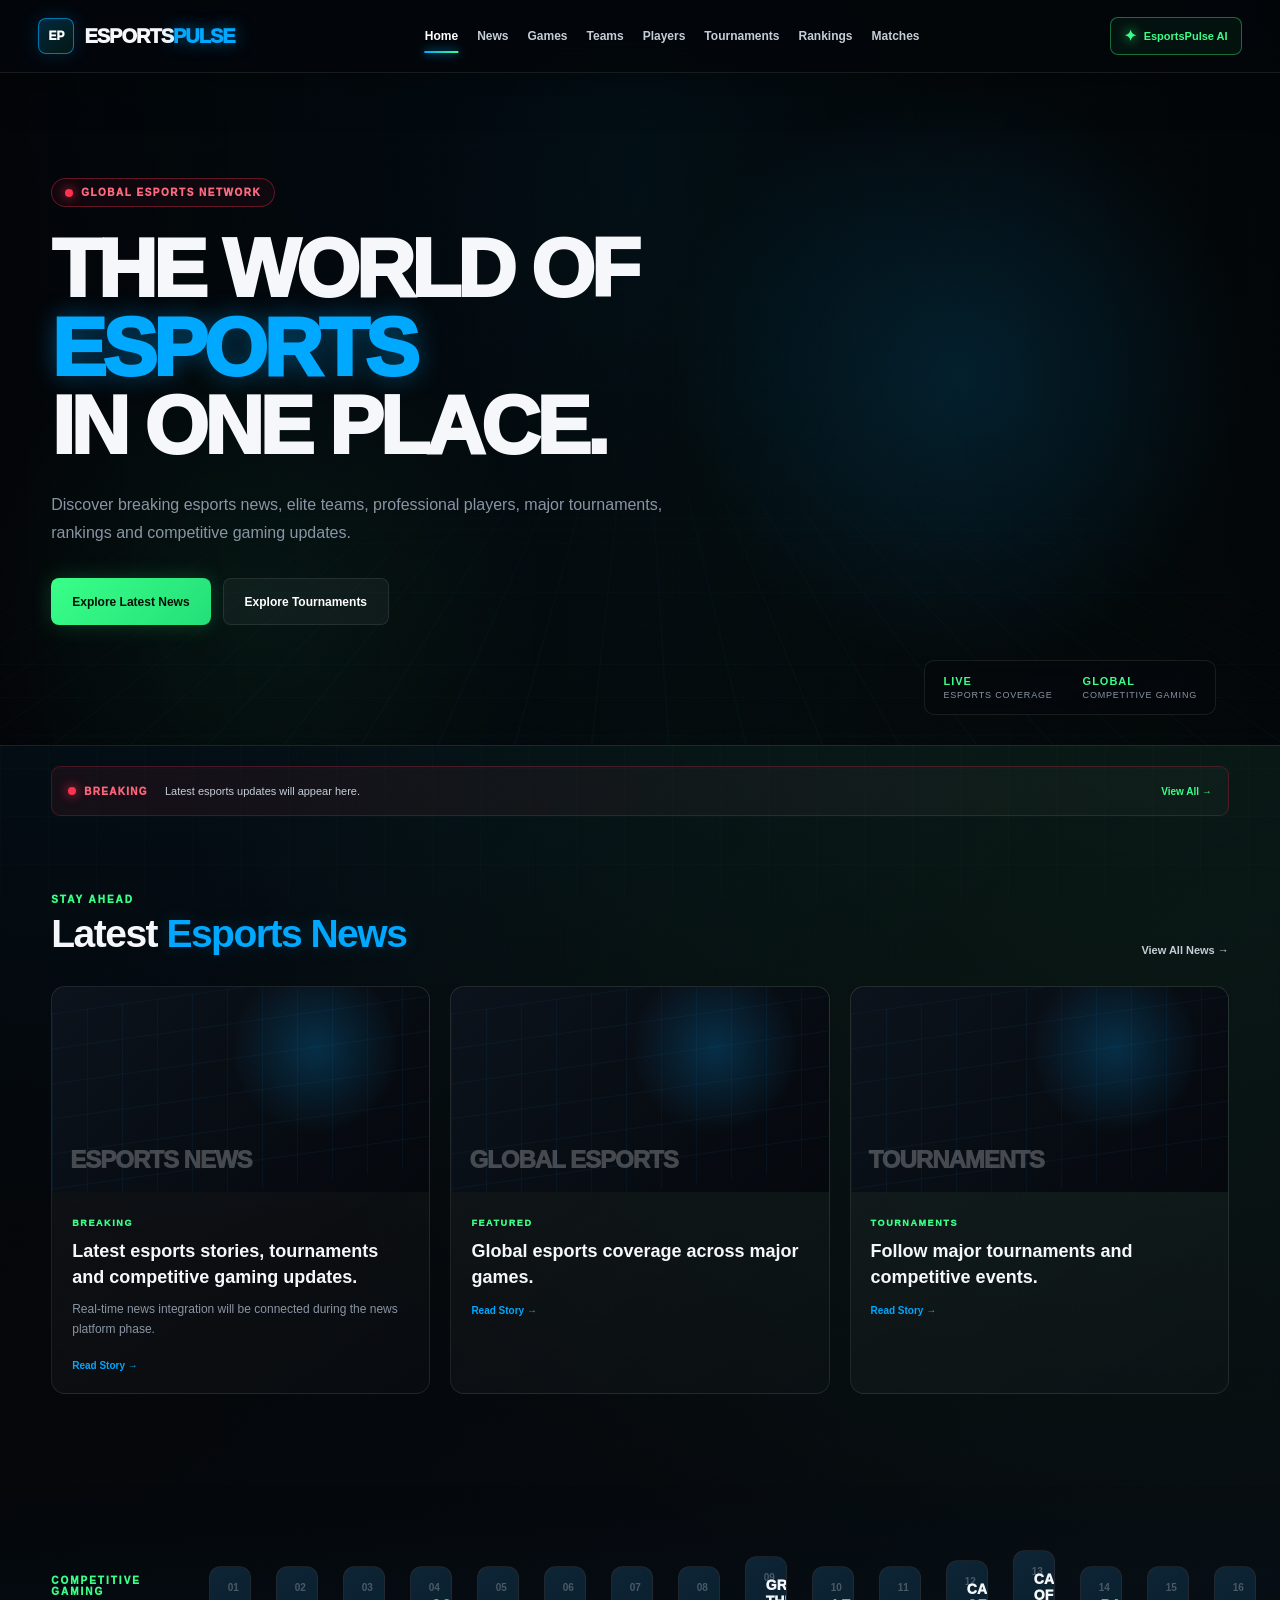
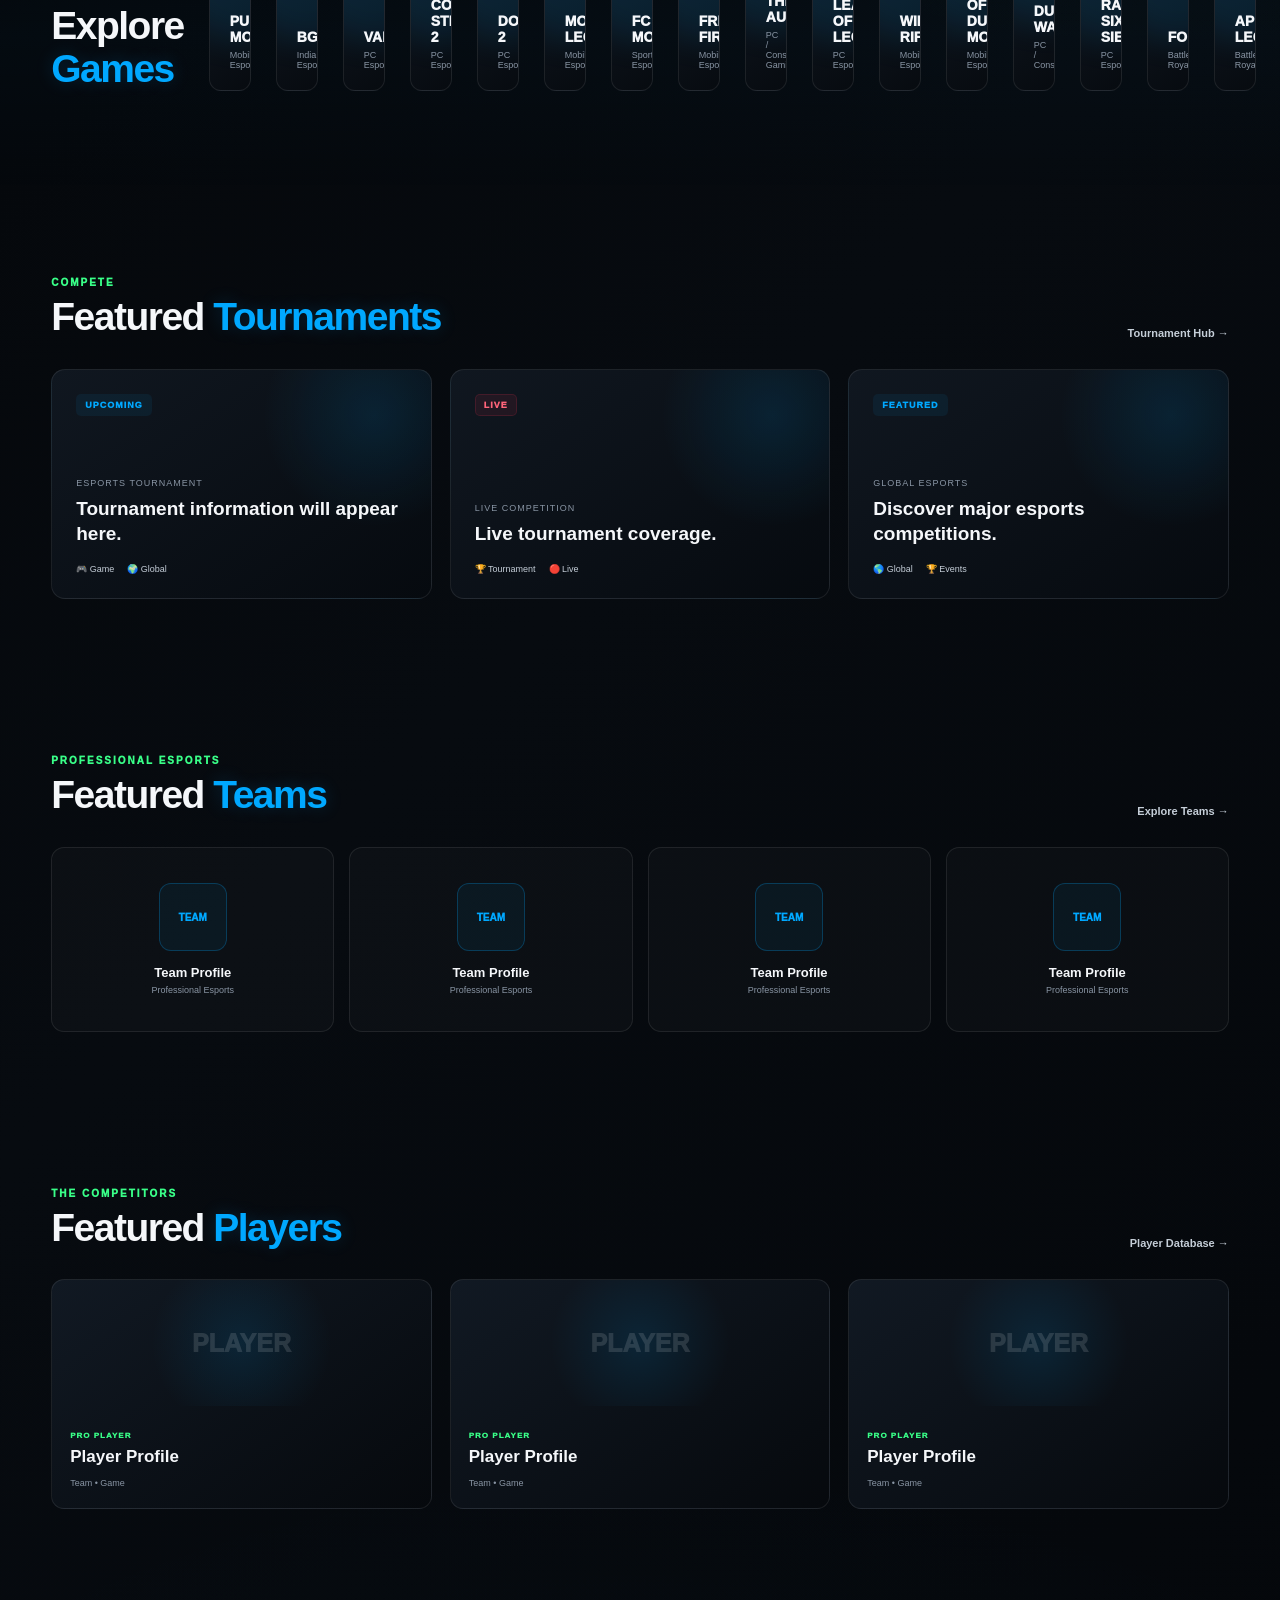
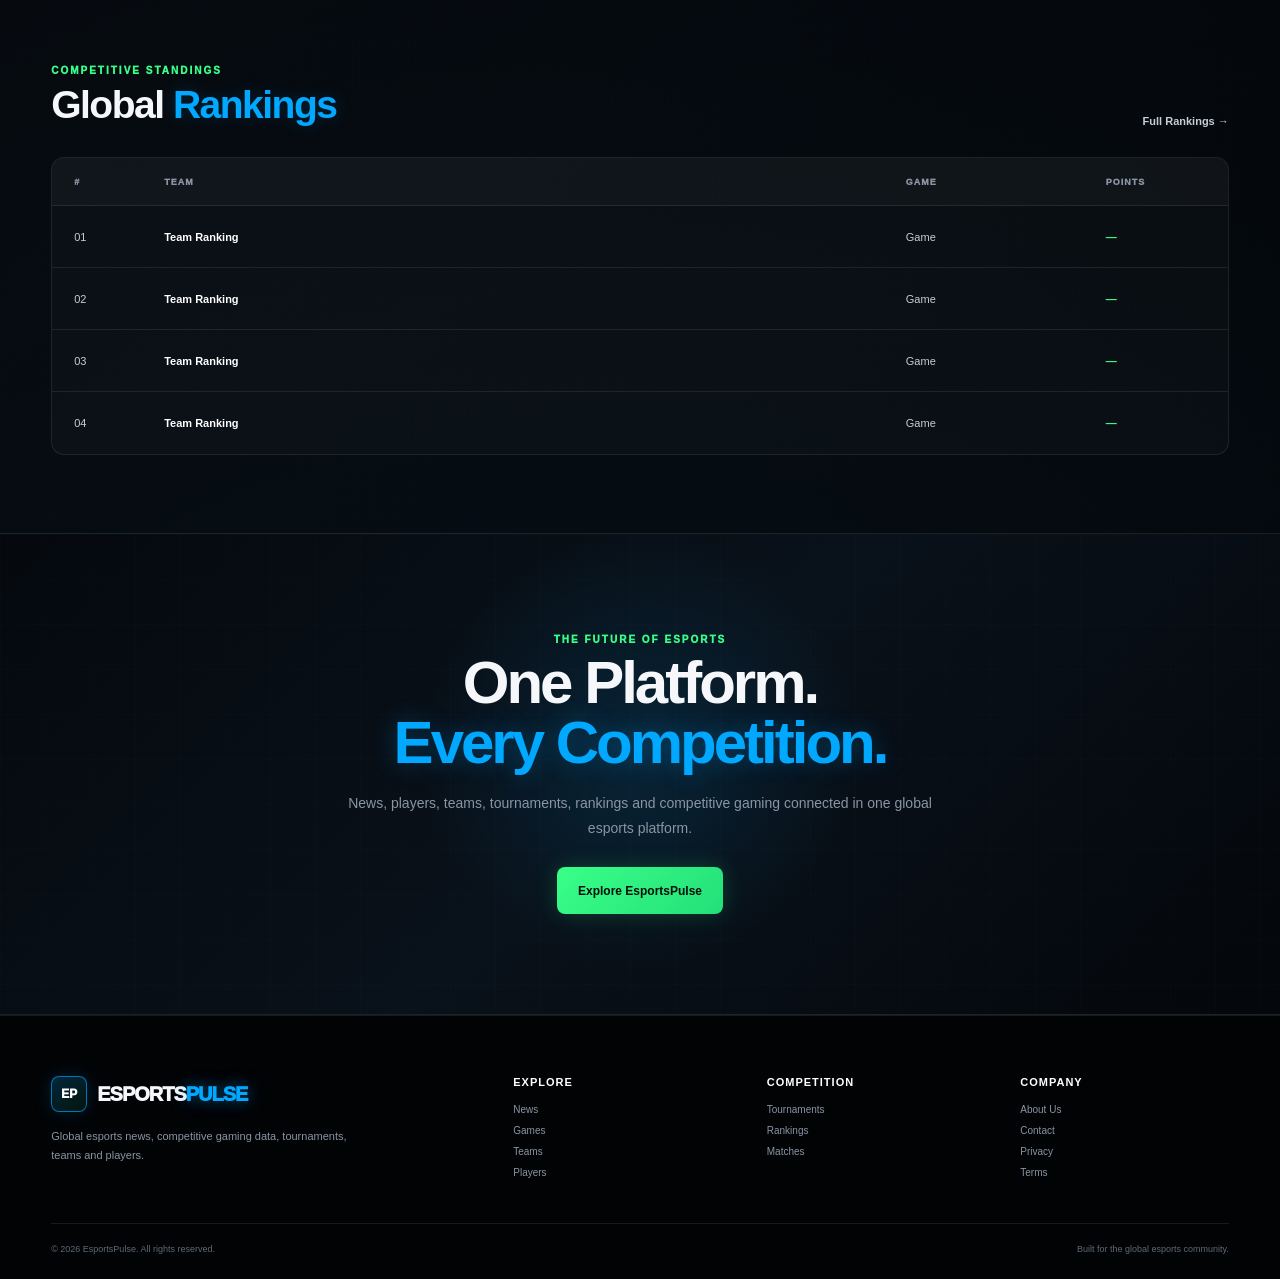
<file: index.html>
<!DOCTYPE html>
<html lang="en">
<head>
    <meta charset="UTF-8">

    <meta
        name="viewport"
        content="width=device-width, initial-scale=1.0"
    >

    <title>EsportsPulse — Global Esports News & Gaming</title>

    <meta
        name="description"
        content="EsportsPulse — Global esports news, games, teams, players, tournaments, rankings and matches."
    >

    <meta
        name="theme-color"
        content="#05070a"
    >

    <link rel="stylesheet" href="css/style.css">
</head>

<body>
<div class="ep-intro">

    <div class="ep-grid"></div>

    <div class="ep-scanline"></div>

    <div class="ep-energy ep-energy-blue"></div>
    <div class="ep-energy ep-energy-green"></div>

    <div class="ep-particles">
        <span></span>
        <span></span>
        <span></span>
        <span></span>
        <span></span>
        <span></span>
        <span></span>
        <span></span>
    </div>

    <div class="ep-intro-content">

        <div class="ep-status">
            <i></i>
            GLOBAL ESPORTS NETWORK
        </div>

        <div class="ep-logo">
            <span>ESPORTS</span>
            <strong>PULSE</strong>
        </div>

        <div class="ep-line"></div>

        <p class="ep-tagline">
            NEWS
            <b>•</b>
            TOURNAMENTS
            <b>•</b>
            TEAMS
            <b>•</b>
            PLAYERS
        </p>

        <div class="ep-loading">
            <div></div>
        </div>

    </div>

    <div class="ep-corner ep-corner-tl"></div>
    <div class="ep-corner ep-corner-tr"></div>
    <div class="ep-corner ep-corner-bl"></div>
    <div class="ep-corner ep-corner-br"></div>

</div>
    <!-- ================= HEADER ================= -->

    <header class="site-header">

        <div class="header-container">

            <!-- LOGO -->

            <a href="index.html" class="brand">
                <span class="brand-mark">EP</span>

                <span class="brand-text">
                    ESPORTS<span>PULSE</span>
                </span>
            </a>


            <!-- NAVIGATION -->

            <nav class="main-nav" aria-label="Main navigation">

                <a href="index.html" class="active">
                    Home
                </a>

                <a href="pages/news.html">
                    News
                </a>

                <a href="pages/games.html">
                    Games
                </a>

                <a href="pages/teams.html">
                    Teams
                </a>

                <a href="pages/players.html">
                    Players
                </a>

                <a href="pages/tournaments.html">
                    Tournaments
                </a>

                <a href="pages/rankings.html">
                    Rankings
                </a>

                <a href="pages/matches.html">
                    Matches
                </a>

            </nav>


            <!-- AI BUTTON -->

            <a href="#" class="ai-button">
                <span class="ai-icon">✦</span>
                <span>EsportsPulse AI</span>
            </a>


            <!-- MOBILE MENU -->

            <button
                class="menu-toggle"
                type="button"
                aria-label="Open navigation"
                aria-expanded="false"
            >
                <span></span>
                <span></span>
                <span></span>
            </button>

        </div>

    </header>


    <!-- ================= HERO ================= -->

    <main>

        <section class="hero">

            <div class="hero-background"></div>

            <div class="hero-grid"></div>

            <div class="hero-content">

                <div class="hero-badge">
                    <span class="live-dot"></span>
                    GLOBAL ESPORTS NETWORK
                </div>

                <h1>
                    THE WORLD OF
                    <span>ESPORTS</span>
                    <br>
                    IN ONE PLACE.
                </h1>

                <p>
                    Discover breaking esports news, elite teams,
                    professional players, major tournaments,
                    rankings and competitive gaming updates.
                </p>

                <div class="hero-actions">

                    <a href="pages/news.html" class="primary-button">
                        Explore Latest News
                    </a>

                    <a
                        href="pages/tournaments.html"
                        class="secondary-button"
                    >
                        Explore Tournaments
                    </a>

                </div>

            </div>

            <div class="hero-status">

                <div>
                    <strong>LIVE</strong>
                    <span>ESPORTS COVERAGE</span>
                </div>

                <div>
                    <strong>GLOBAL</strong>
                    <span>COMPETITIVE GAMING</span>
                </div>

            </div>

        </section>


        <!-- ================= BREAKING NEWS ================= -->

        <section class="breaking-section">

            <div class="container">

                <div class="breaking-bar">

                    <div class="breaking-label">
                        <span class="live-dot"></span>
                        BREAKING
                    </div>

                    <div class="breaking-content">
                        Latest esports updates will appear here.
                    </div>

                    <a href="pages/news.html">
                        View All →
                    </a>

                </div>

            </div>

        </section>


        <!-- ================= LATEST NEWS ================= -->

        <section class="section news-section">

            <div class="container">

                <div class="section-heading">

                    <div>
                        <span class="eyebrow">
                            STAY AHEAD
                        </span>

                        <h2>
                            Latest <span>Esports News</span>
                        </h2>
                    </div>

                    <a
                        href="pages/news.html"
                        class="view-all"
                    >
                        View All News →
                    </a>

                </div>


                <div class="news-grid">

                    <article class="news-card featured-news">

                        <div class="news-placeholder">
                            <span>ESPORTS NEWS</span>
                        </div>

                        <div class="news-card-content">

                            <span class="news-category">
                                BREAKING
                            </span>

                            <h3>
                                Latest esports stories,
                                tournaments and competitive
                                gaming updates.
                            </h3>

                            <p>
                                Real-time news integration will
                                be connected during the news
                                platform phase.
                            </p>

                            <span class="read-more">
                                Read Story →
                            </span>

                        </div>

                    </article>


                    <article class="news-card">

                        <div class="news-placeholder">
                            <span>GLOBAL ESPORTS</span>
                        </div>

                        <div class="news-card-content">

                            <span class="news-category">
                                FEATURED
                            </span>

                            <h3>
                                Global esports coverage
                                across major games.
                            </h3>

                            <span class="read-more">
                                Read Story →
                            </span>

                        </div>

                    </article>


                    <article class="news-card">

                        <div class="news-placeholder">
                            <span>TOURNAMENTS</span>
                        </div>

                        <div class="news-card-content">

                            <span class="news-category">
                                TOURNAMENTS
                            </span>

                            <h3>
                                Follow major tournaments
                                and competitive events.
                            </h3>

                            <span class="read-more">
                                Read Story →
                            </span>

                        </div>

                    </article>

                </div>

            </div>

        </section>


        <!-- ================= GAMES ================= -->

        <section class="section games-section">

            <div class="container">

                <div class="section-heading">

                    <div>
                        <span class="eyebrow">
                            COMPETITIVE GAMING
                        </span>

                        <h2>
                            Explore <span>Games</span>
                        </h2>
                    </div>
                    <a href="pages/games/pubg-mobile.html" class="game-card pubg-game-card">

                    <img
                      src="assets/pubg-mobile-hp.png"
                      alt="PUBG MOBILE"
                      class="pubg-home-logo">

                     <span>01</span>
                     <strong>PUBG MOBILE</strong>

                     <small>Mobile Esports</small>

                    </a>
                    
                    </a>

                    <a href="#" class="game-card">
                        <span>02</span>
                        <strong>BGMI</strong>
                        <small>India Esports</small>
                    </a>

                    <a href="#" class="game-card">
                        <span>03</span>
                        <strong>VALORANT</strong>
                        <small>PC Esports</small>
                    </a>

                    <a href="#" class="game-card">
                        <span>04</span>
                        <strong>COUNTER-STRIKE 2</strong>
                        <small>PC Esports</small>
                    </a>

                    <a href="#" class="game-card">
                        <span>05</span>
                        <strong>DOTA 2</strong>
                        <small>PC Esports</small>
                    </a>

                    <a href="#" class="game-card">
                        <span>06</span>
                        <strong>MOBILE LEGENDS</strong>
                        <small>Mobile Esports</small>
                    </a>

                    <a href="#" class="game-card">
                        <span>07</span>
                        <strong>FC MOBILE</strong>
                        <small>Sports Esports</small>
                    </a>

                    <a href="#" class="game-card">
                        <span>08</span>
                        <strong>FREE FIRE</strong>
                        <small>Mobile Esports</small>
                    </a>
                    
                    <a href="#" class="game-card">
                       <span>09</span>
                       <strong>GRAND THEFT AUTO</strong>
                       <small>PC / Console Gaming</small>
                     </a>

                   <a href="#" class="game-card">
                       <span>10</span>
                       <strong>LEAGUE OF LEGENDS</strong>
                       <small>PC Esports</small>
                     </a>

                   <a href="#" class="game-card">
                       <span>11</span>
                       <strong>WILD RIFT</strong>
                       <small>Mobile Esports</small>
                     </a>

                   <a href="#" class="game-card">
                       <span>12</span>
                       <strong>CALL OF DUTY: MOBILE</strong>
                       <small>Mobile Esports</small>
                     </a>

                   <a href="#" class="game-card">
                       <span>13</span>
                       <strong>CALL OF DUTY: WARZONE</strong>
                       <small>PC / Console</small>
                     </a>

                   <a href="#" class="game-card">
                      <span>14</span>
                      <strong>RAINBOW SIX SIEGE</strong>
                      <small>PC Esports</small>
                    </a>

                   <a href="#" class="game-card">
                      <span>15</span>
                      <strong>FORTNITE</strong>
                     <small>Battle Royale</small>
                    </a>

                  <a href="#" class="game-card">
                     <span>16</span>
                     <strong>APEX LEGENDS</strong>
                     <small>Battle Royale</small>
                    </a>

                   <a href="#" class="game-card">
                      <span>17</span>
                      <strong>ROCKET LEAGUE</strong>
                      <small>Sports Esports</small>
                    </a>

                   <a href="#" class="game-card">
                       <span>18</span>
                       <strong>CHESS</strong>
                       <small>Competitive Gaming</small>
                    </a>

                   <a href="#" class="game-card">
                      <span>19</span>
                      <strong>EA SPORTS FC</strong>
                      <small>Football Esports</small>
                    </a>
                    
                </div>

            </div>

        </section>


        <!-- ================= TOURNAMENTS ================= -->

        <section class="section tournaments-section">

            <div class="container">

                <div class="section-heading">

                    <div>
                        <span class="eyebrow">
                            COMPETE
                        </span>

                        <h2>
                            Featured <span>Tournaments</span>
                        </h2>
                    </div>

                    <a
                        href="pages/tournaments.html"
                        class="view-all"
                    >
                        Tournament Hub →
                    </a>

                </div>


                <div class="tournament-grid">

                    <article class="tournament-card">

                        <div class="tournament-status">
                            UPCOMING
                        </div>

                        <div class="tournament-info">

                            <small>
                                ESPORTS TOURNAMENT
                            </small>

                            <h3>
                                Tournament information
                                will appear here.
                            </h3>

                            <div class="tournament-meta">
                                <span>🎮 Game</span>
                                <span>🌍 Global</span>
                            </div>

                        </div>

                    </article>


                    <article class="tournament-card">

                        <div class="tournament-status live">
                            LIVE
                        </div>

                        <div class="tournament-info">

                            <small>
                                LIVE COMPETITION
                            </small>

                            <h3>
                                Live tournament
                                coverage.
                            </h3>

                            <div class="tournament-meta">
                                <span>🏆 Tournament</span>
                                <span>🔴 Live</span>
                            </div>

                        </div>

                    </article>


                    <article class="tournament-card">

                        <div class="tournament-status">
                            FEATURED
                        </div>

                        <div class="tournament-info">

                            <small>
                                GLOBAL ESPORTS
                            </small>

                            <h3>
                                Discover major esports
                                competitions.
                            </h3>

                            <div class="tournament-meta">
                                <span>🌎 Global</span>
                                <span>🏆 Events</span>
                            </div>

                        </div>

                    </article>

                </div>

            </div>

        </section>


        <!-- ================= TEAMS ================= -->

        <section class="section teams-section">

            <div class="container">

                <div class="section-heading">

                    <div>
                        <span class="eyebrow">
                            PROFESSIONAL ESPORTS
                        </span>

                        <h2>
                            Featured <span>Teams</span>
                        </h2>
                    </div>

                    <a
                        href="pages/teams.html"
                        class="view-all"
                    >
                        Explore Teams →
                    </a>

                </div>


                <div class="teams-grid">

                    <a href="#" class="team-card">
                        <div class="team-logo">TEAM</div>
                        <strong>Team Profile</strong>
                        <span>Professional Esports</span>
                    </a>

                    <a href="#" class="team-card">
                        <div class="team-logo">TEAM</div>
                        <strong>Team Profile</strong>
                        <span>Professional Esports</span>
                    </a>

                    <a href="#" class="team-card">
                        <div class="team-logo">TEAM</div>
                        <strong>Team Profile</strong>
                        <span>Professional Esports</span>
                    </a>

                    <a href="#" class="team-card">
                        <div class="team-logo">TEAM</div>
                        <strong>Team Profile</strong>
                        <span>Professional Esports</span>
                    </a>

                </div>

            </div>

        </section>


        <!-- ================= PLAYERS ================= -->

        <section class="section players-section">

            <div class="container">

                <div class="section-heading">

                    <div>
                        <span class="eyebrow">
                            THE COMPETITORS
                        </span>

                        <h2>
                            Featured <span>Players</span>
                        </h2>
                    </div>

                    <a
                        href="pages/players.html"
                        class="view-all"
                    >
                        Player Database →
                    </a>

                </div>


                <div class="players-grid">

                    <article class="player-card">
                        <div class="player-image">
                            PLAYER
                        </div>

                        <div>
                            <span>PRO PLAYER</span>
                            <h3>Player Profile</h3>
                            <small>Team • Game</small>
                        </div>
                    </article>


                    <article class="player-card">
                        <div class="player-image">
                            PLAYER
                        </div>

                        <div>
                            <span>PRO PLAYER</span>
                            <h3>Player Profile</h3>
                            <small>Team • Game</small>
                        </div>
                    </article>


                    <article class="player-card">
                        <div class="player-image">
                            PLAYER
                        </div>

                        <div>
                            <span>PRO PLAYER</span>
                            <h3>Player Profile</h3>
                            <small>Team • Game</small>
                        </div>
                    </article>

                </div>

            </div>

        </section>


        <!-- ================= RANKINGS ================= -->

        <section class="section rankings-section">

            <div class="container">

                <div class="section-heading">

                    <div>
                        <span class="eyebrow">
                            COMPETITIVE STANDINGS
                        </span>

                        <h2>
                            Global <span>Rankings</span>
                        </h2>
                    </div>

                    <a
                        href="pages/rankings.html"
                        class="view-all"
                    >
                        Full Rankings →
                    </a>

                </div>


                <div class="ranking-table">

                    <div class="ranking-row ranking-header">
                        <span>#</span>
                        <span>TEAM</span>
                        <span>GAME</span>
                        <span>POINTS</span>
                    </div>

                    <div class="ranking-row">
                        <span>01</span>
                        <strong>Team Ranking</strong>
                        <span>Game</span>
                        <b>—</b>
                    </div>

                    <div class="ranking-row">
                        <span>02</span>
                        <strong>Team Ranking</strong>
                        <span>Game</span>
                        <b>—</b>
                    </div>

                    <div class="ranking-row">
                        <span>03</span>
                        <strong>Team Ranking</strong>
                        <span>Game</span>
                        <b>—</b>
                    </div>

                    <div class="ranking-row">
                        <span>04</span>
                        <strong>Team Ranking</strong>
                        <span>Game</span>
                        <b>—</b>
                    </div>

                </div>

            </div>

        </section>


       <!--================= CTA =================-->

<section class="platform-cta">

<div class="container">

<div class="cta-content">

<span class="eyebrow">

THE FUTURE OF ESPORTS

</span>

<h2>

One Platform.

<span>Every Competition.</span>

</h2>

<p>

News, players, teams, tournaments, rankings and competitive gaming connected in one global esports platform.

</p>
<a
    href="pages/tournaments.html"
    class="primary-button"
>
    Explore EsportsPulse
</a>
    
</div>

</div>

</section>
    </main>
   <!-- ================= FOOTER ================= -->

    <footer class="site-footer">

        <div class="container">

            <div class="footer-grid">

                <div class="footer-brand">

                    <a href="index.html" class="brand">

                        <span class="brand-mark">
                            EP
                        </span>

                        <span class="brand-text">
                            ESPORTS<span>PULSE</span>
                        </span>

                    </a>

                    <p>
                        Global esports news, competitive
                        gaming data, tournaments, teams
                        and players.
                    </p>

                </div>


                <div class="footer-column">

                    <h4>Explore</h4>

                    <a href="pages/news.html">
                        News
                    </a>

                    <a href="pages/games.html">
                        Games
                    </a>

                    <a href="pages/teams.html">
                        Teams
                    </a>

                    <a href="pages/players.html">
                        Players
                    </a>

                </div>


                <div class="footer-column">

                    <h4>Competition</h4>

                    <a href="pages/tournaments.html">
                        Tournaments
                    </a>

                    <a href="pages/rankings.html">
                        Rankings
                    </a>

                    <a href="pages/matches.html">
                        Matches
                    </a>

                </div>


                <div class="footer-column">

                    <h4>Company</h4>

                    <a href="#">
                        About Us
                    </a>

                    <a href="#">
                        Contact
                    </a>

                    <a href="#">
                        Privacy
                    </a>

                    <a href="#">
                        Terms
                    </a>

                </div>

            </div>


            <div class="footer-bottom">

                <span>
                    © 2026 EsportsPulse. All rights reserved.
                </span>

                <span>
                    Built for the global esports community.
                </span>

            </div>

        </div>

    </footer>


    <script src="js/main.js"></script>
</body>
</html>
</file>
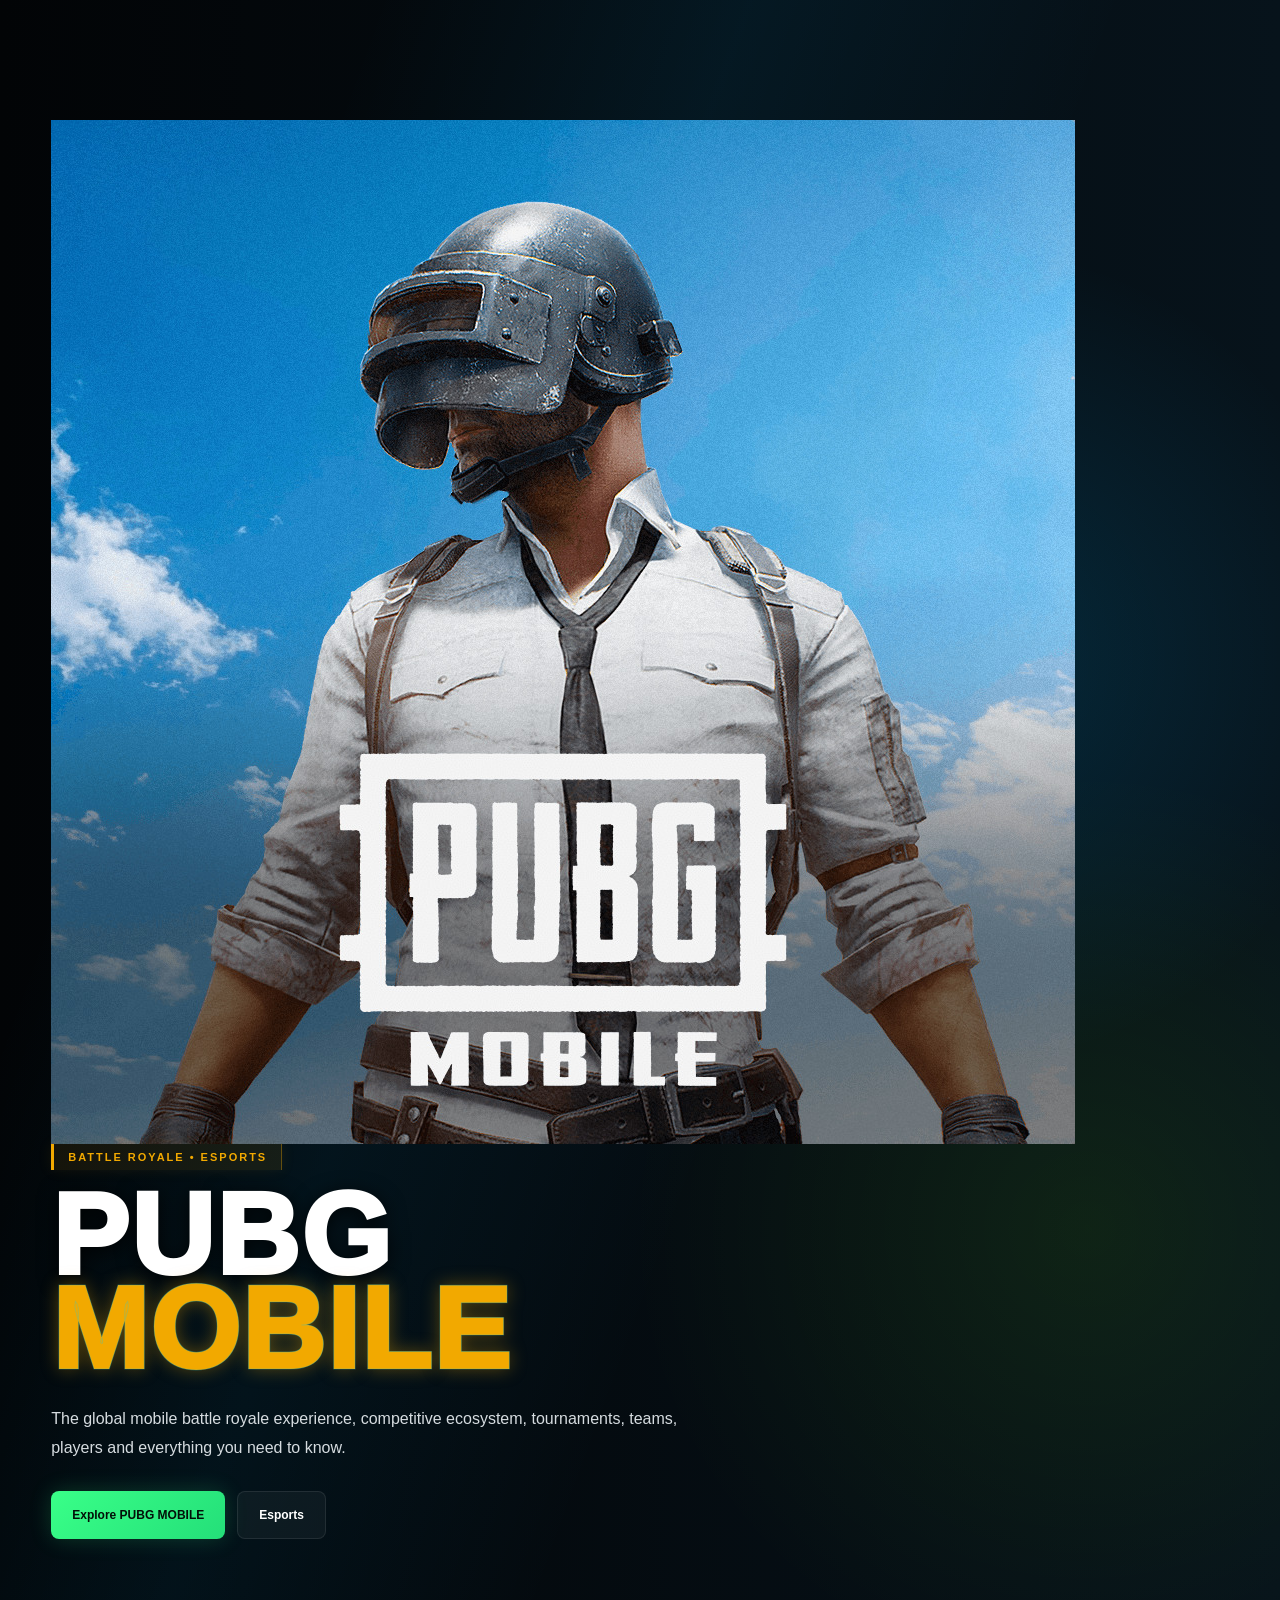
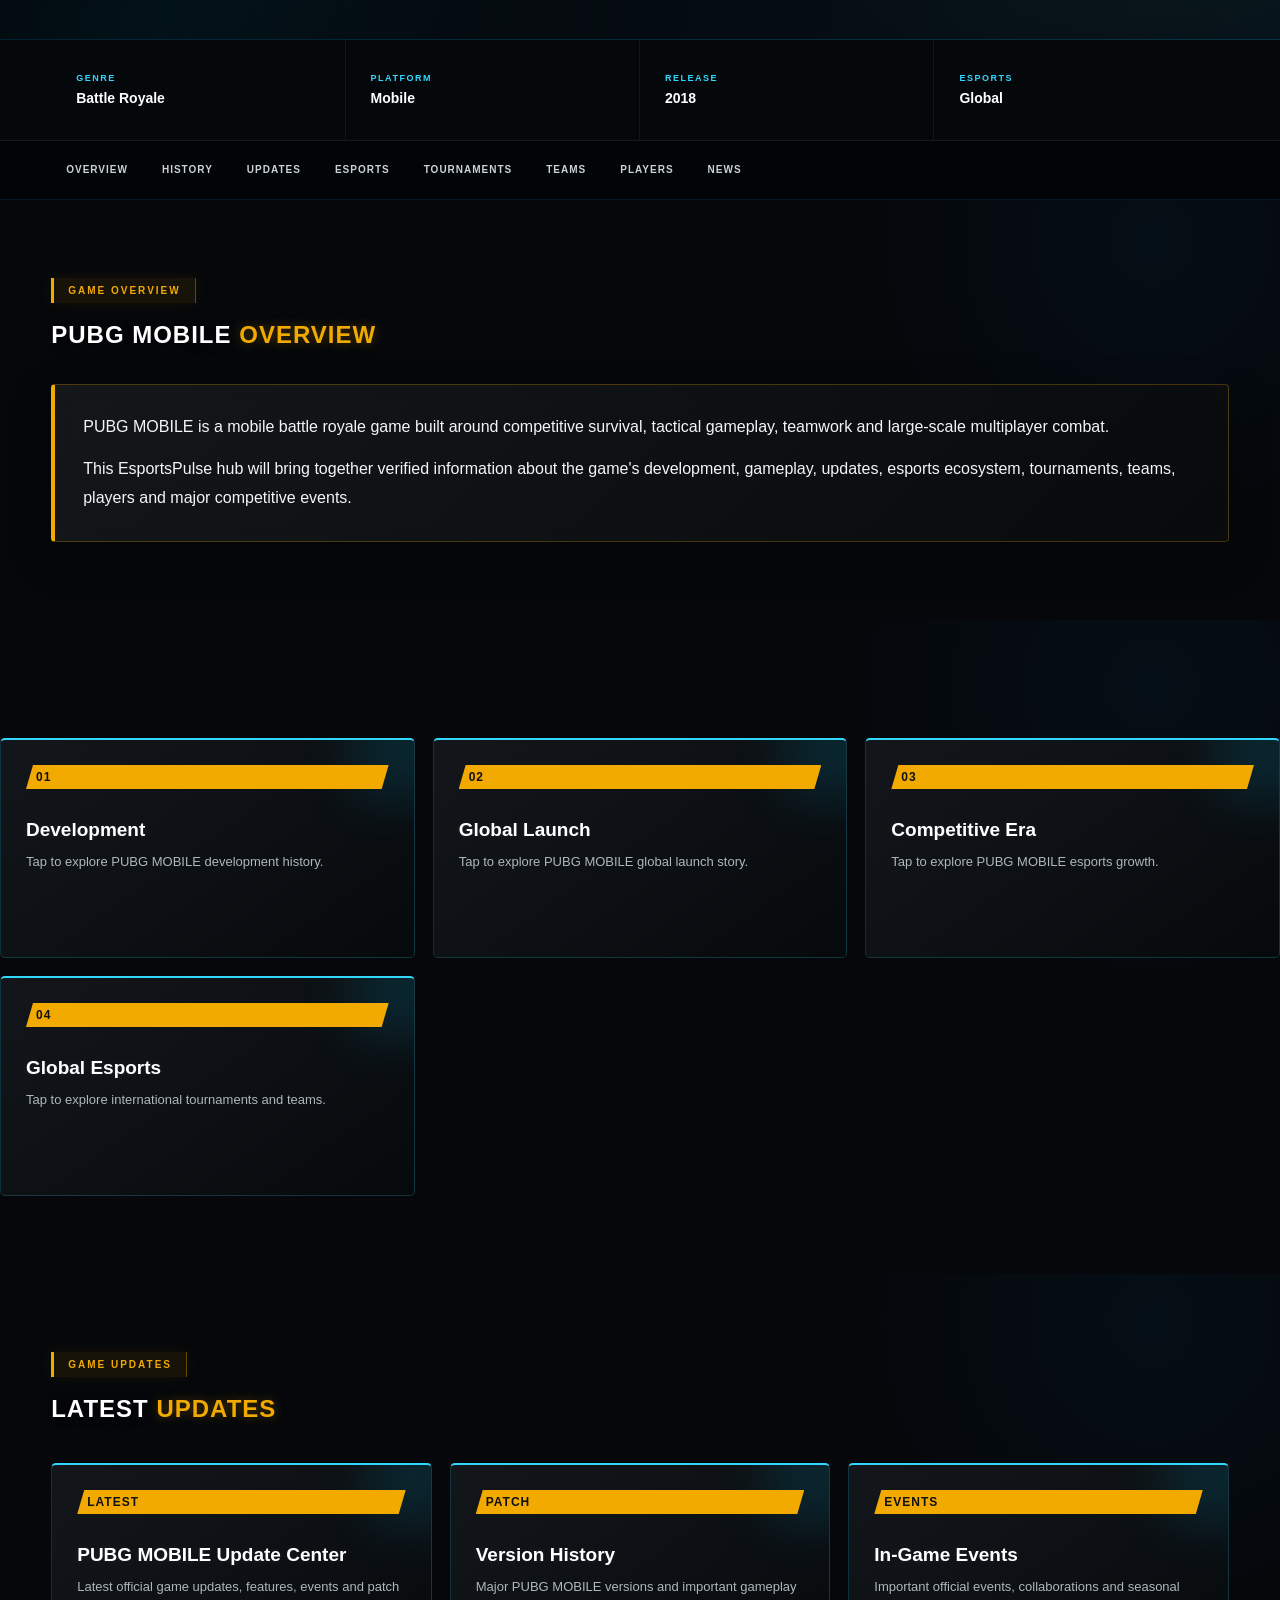
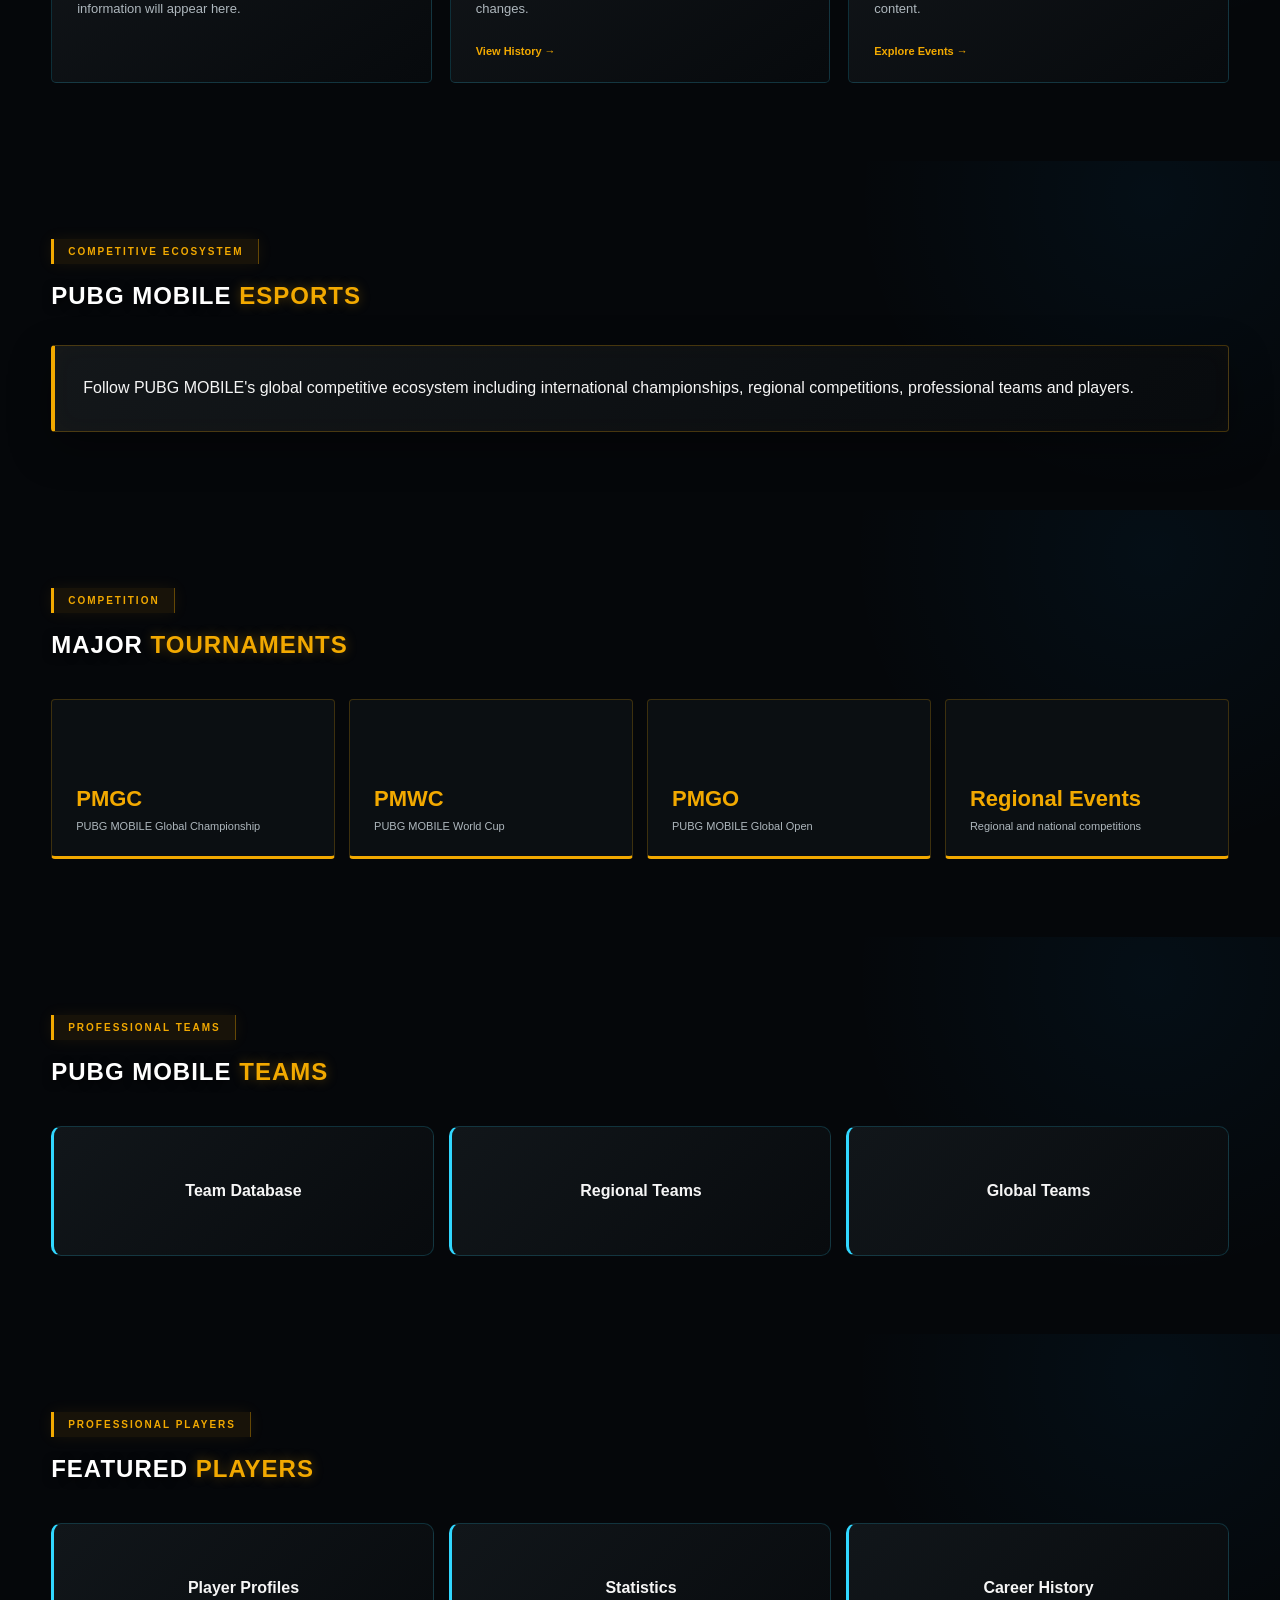
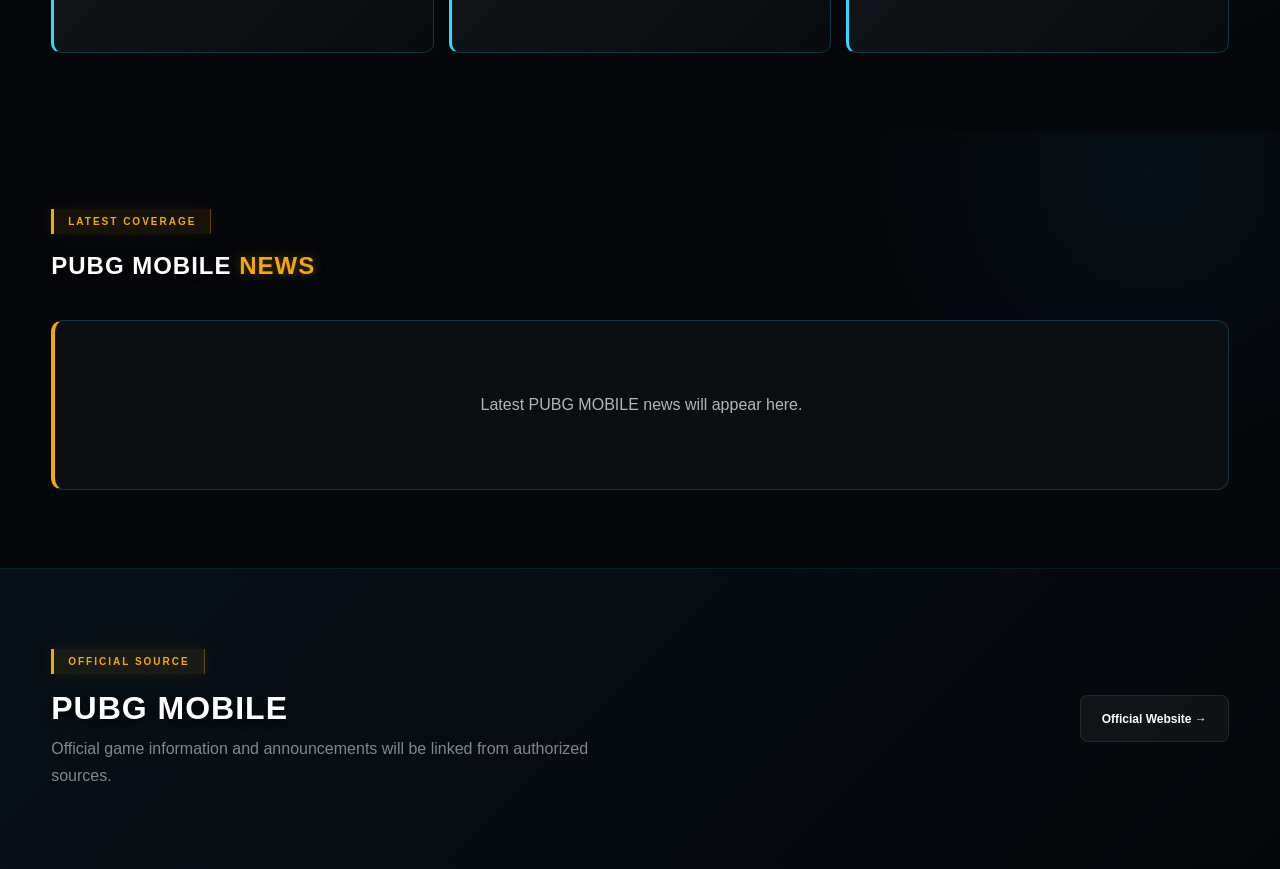
<file: pages/games/pubg-mobile.html>
<!DOCTYPE html>
<html lang="en">

<head>

    <meta charset="UTF-8">

    <meta
        name="viewport"
        content="width=device-width, initial-scale=1.0"
    >

    <title>PUBG MOBILE — EsportsPulse</title>

    <meta
        name="description"
        content="PUBG MOBILE — game history, updates, esports, tournaments, teams, players and latest news on EsportsPulse."
    >

    <meta
        name="theme-color"
        content="#05070a"
    >

    <link
        rel="stylesheet"
        href="../../css/style.css"
    >
    <style>
       .pubg-page {
       background: #05070a !important;
     }

       .pubg-hero {
       min-height: 650px !important;
       background: linear-gradient(90deg, #020406, #07131b) !important;
     }

       .pubg-hero h1 {
       color: #ffffff !important;
     }

       .pubg-hero h1 span {
       color: #31d7ff !important;
     }
        /* =========================================
   PUBG MOBILE TEXT & SHAPE DESIGN
   ========================================= */

:root {
    --pubg-yellow: #f2a900;
    --pubg-gold: #ffd34e;
    --pubg-cyan: #31d7ff;
    --pubg-white: #f5f5f5;
    --pubg-muted: #aeb7bd;
    --pubg-dark: #080b0e;
}


/* ===== ALL PUBG SECTIONS ===== */

.pubg-section {
    position: relative;
}


/* ===== EYEBROW / SMALL LABEL ===== */

.pubg-section .eyebrow,
.pubg-hero .eyebrow,
.pubg-source .eyebrow {

    display: inline-block;

    color: var(--pubg-yellow);

    font-weight: 800;
    letter-spacing: 2px;
    text-transform: uppercase;

    padding: 7px 14px;

    background: rgba(242,169,0,0.08);

    border-left: 3px solid var(--pubg-yellow);
    border-right: 1px solid rgba(242,169,0,0.35);

    box-shadow:
        0 0 15px rgba(242,169,0,0.08);

}


/* ===== MAIN SECTION HEADINGS ===== */

.pubg-section h2,
.pubg-source h2 {

    color: #ffffff;

    font-weight: 900;
    letter-spacing: 1px;

    text-transform: uppercase;

    text-shadow:
        0 2px 10px rgba(0,0,0,0.8);

}


/* ===== HEADING ACCENT ===== */

.pubg-section h2 span {

    color: var(--pubg-yellow);

    text-shadow:
        0 0 12px rgba(242,169,0,0.35);

}


/* ===== INFORMATION CARDS ===== */

.pubg-info-card {

    position: relative;

    background:
        linear-gradient(
            135deg,
            rgba(20,24,27,0.96),
            rgba(8,11,14,0.96)
        );

    border: 1px solid rgba(242,169,0,0.25);

    border-left: 4px solid var(--pubg-yellow);

    padding: 28px;

    border-radius: 4px;

    box-shadow:
        0 15px 40px rgba(0,0,0,0.35),
        inset 0 0 25px rgba(242,169,0,0.025);

}


/* ===== CARD TEXT ===== */

.pubg-info-card p {

    color: var(--pubg-white);

    line-height: 1.8;

    font-size: 16px;

}


/* ===== UPDATE CARDS ===== */

.pubg-update-card {

    position: relative;

    background:
        linear-gradient(
            145deg,
            rgba(19,23,27,0.98),
            rgba(7,10,13,0.98)
        );

    border: 1px solid rgba(49,215,255,0.18);

    border-top: 2px solid var(--pubg-cyan);

    padding: 25px;

    border-radius: 5px;

    transition:
        transform .25s ease,
        border-color .25s ease,
        box-shadow .25s ease;

}


/* CARD HOVER */

.pubg-update-card:hover {

    transform: translateY(-5px);

    border-color: var(--pubg-yellow);

    box-shadow:
        0 10px 35px rgba(0,0,0,0.5),
        0 0 18px rgba(242,169,0,0.12);

}


/* CARD NUMBER / LABEL */

.pubg-update-card > span {

    display: inline-block;

    color: #111;

    background: var(--pubg-yellow);

    font-size: 12px;

    font-weight: 900;

    letter-spacing: 1px;

    padding: 5px 10px;

    margin-bottom: 12px;

    clip-path:
        polygon(
            7px 0,
            100% 0,
            calc(100% - 7px) 100%,
            0 100%
        );

}


/* CARD HEADINGS */

.pubg-update-card h3 {

    color: #ffffff;

    font-weight: 850;

    text-shadow:
        0 0 8px rgba(255,255,255,0.08);

}


/* CARD DESCRIPTION */

.pubg-update-card p {

    color: var(--pubg-muted);

    line-height: 1.7;

}


/* CARD LINKS */

.pubg-update-card a {

    color: var(--pubg-yellow);

    font-weight: 800;

    text-decoration: none;

}

.pubg-update-card a:hover {

    color: #ffffff;

    text-shadow:
        0 0 10px rgba(242,169,0,0.5);

}


/* ===== TOURNAMENT CARDS ===== */

.pubg-tournament-grid article {

    position: relative;

    background: #0b0f12;

    border: 1px solid rgba(242,169,0,0.22);

    border-bottom: 3px solid var(--pubg-yellow);

    padding: 24px;

    border-radius: 4px;

    transition: .25s ease;

}


.pubg-tournament-grid article:hover {

    transform: translateY(-4px);

    box-shadow:
        0 10px 30px rgba(0,0,0,0.45),
        0 0 18px rgba(242,169,0,0.12);

}


.pubg-tournament-grid h3 {

    color: var(--pubg-yellow);

    font-size: 22px;

    font-weight: 900;

}


.pubg-tournament-grid p {

    color: var(--pubg-muted);

}


/* ===== PLACEHOLDER BOXES ===== */

.pubg-placeholder-grid > div {

    background:
        linear-gradient(
            135deg,
            #11161a,
            #080b0e
        );

    color: var(--pubg-white);

    border: 1px solid rgba(49,215,255,0.18);

    border-left: 3px solid var(--pubg-cyan);

    padding: 22px;

    font-weight: 800;

    transition: .25s ease;

}


.pubg-placeholder-grid > div:hover {

    border-left-color: var(--pubg-yellow);

    color: var(--pubg-yellow);

    transform: translateX(4px);

}


/* ===== NEWS BOX ===== */

.pubg-news-placeholder {

    background: #0a0e11;

    color: var(--pubg-muted);

    border: 1px solid rgba(49,215,255,0.2);

    border-left: 4px solid var(--pubg-yellow);

    padding: 25px;

}


/* ===== HERO DESCRIPTION ===== */

.pubg-hero-content > p {

    color: #d6dce0;

    line-height: 1.8;

}


/* ===== HERO TITLE ===== */

.pubg-hero h1 {

    font-weight: 950 !important;

    letter-spacing: 2px;

    text-shadow:
        0 4px 20px rgba(0,0,0,0.8);

}

.pubg-hero h1 span {

    color: var(--pubg-yellow) !important;

    text-shadow:
        0 0 18px rgba(242,169,0,0.35);

}


/* ===== QUICK INFORMATION ===== */

.pubg-quick-grid small {

    color: var(--pubg-cyan);

    font-weight: 800;

    letter-spacing: 1.5px;

}


.pubg-quick-grid strong {

    color: #ffffff;

    font-weight: 900;

}


/* ===== NAVIGATION ===== */

.pubg-navigation a {

    color: #cbd2d6;

    transition: .2s ease;

}


.pubg-navigation a:hover {

    color: var(--pubg-yellow);

    text-shadow:
        0 0 10px rgba(242,169,0,0.4);

}
</style>
</head>

<body>

    <!-- ================= PUBG MOBILE PAGE ================= -->

    <main class="pubg-page">

        <!-- HERO -->

        <section class="pubg-hero">

            <div class="pubg-hero-overlay"></div>

            <div class="pubg-hero-content">
                <img
                 src="../../assets/pubg-mobile-logo.jpg"
                 alt="PUBG MOBILE"
                 class="pubg-logo"
                 >

                <span class="eyebrow">
                    BATTLE ROYALE • ESPORTS
                </span>

                <h1>
                    PUBG
                    <span>MOBILE</span>
                </h1>

                <p>
                    The global mobile battle royale experience,
                    competitive ecosystem, tournaments, teams,
                    players and everything you need to know.
                </p>

                <div class="pubg-actions">

                    <a
                        href="#overview"
                        class="primary-button"
                    >
                        Explore PUBG MOBILE
                    </a>

                    <a
                        href="#esports"
                        class="secondary-button"
                    >
                        Esports
                    </a>

                </div>

            </div>

        </section>


        <!-- QUICK INFORMATION -->

        <section class="pubg-quick">

            <div class="container">

                <div class="pubg-quick-grid">

                    <div>
                        <small>GENRE</small>
                        <strong>Battle Royale</strong>
                    </div>

                    <div>
                        <small>PLATFORM</small>
                        <strong>Mobile</strong>
                    </div>

                    <div>
                        <small>RELEASE</small>
                        <strong>2018</strong>
                    </div>

                    <div>
                        <small>ESPORTS</small>
                        <strong>Global</strong>
                    </div>

                </div>

            </div>

        </section>


        <!-- NAVIGATION -->

        <section class="pubg-navigation">

            <div class="container">

                <nav>

                    <a href="#overview">
                        Overview
                    </a>

                    <a href="#history">
                        History
                    </a>

                    <a href="#updates">
                        Updates
                    </a>

                    <a href="#esports">
                        Esports
                    </a>

                    <a href="#tournaments">
                        Tournaments
                    </a>

                    <a href="#teams">
                        Teams
                    </a>

                    <a href="#players">
                        Players
                    </a>

                    <a href="#news">
                        News
                    </a>

                </nav>

            </div>

        </section>


        <!-- OVERVIEW -->

        <section
            class="section pubg-section"
            id="overview"
        >

            <div class="container">

                <span class="eyebrow">
                    GAME OVERVIEW
                </span>

                <h2>
                    PUBG MOBILE
                    <span>Overview</span>
                </h2>

                <div class="pubg-info-card">

                    <p>
                        PUBG MOBILE is a mobile battle royale
                        game built around competitive survival,
                        tactical gameplay, teamwork and large-scale
                        multiplayer combat.
                    </p>

                    <p>
                        This EsportsPulse hub will bring together
                        verified information about the game's
                        development, gameplay, updates, esports
                        ecosystem, tournaments, teams, players
                        and major competitive events.
                    </p>

                </div>

            </div>

        </section>


        <!-- HISTORY -->

        <section
            class="section pubg-section"
            id="history"
        >
            <div class="pubg-update-grid">

    <article class="pubg-update-card" onclick="showHistory('development')">
        <span>01</span>
        <h3>Development</h3>
        <p>Tap to explore PUBG MOBILE development history.</p>
    </article>

    <article class="pubg-update-card" onclick="showHistory('launch')">
        <span>02</span>
        <h3>Global Launch</h3>
        <p>Tap to explore PUBG MOBILE global launch story.</p>
    </article>

    <article class="pubg-update-card" onclick="showHistory('competitive')">
        <span>03</span>
        <h3>Competitive Era</h3>
        <p>Tap to explore PUBG MOBILE esports growth.</p>
    </article>

    <article class="pubg-update-card" onclick="showHistory('esports')">
        <span>04</span>
        <h3>Global Esports</h3>
        <p>Tap to explore international tournaments and teams.</p>
    </article>

</div>

<div id="historyPopup" class="history-popup">

    <div class="history-content">

        <button onclick="closeHistory()">✕</button>

        <div id="historyText"></div>

    </div>

</div>

            <div id="blueZoneScan" class="blue-zone-scan">

    <div class="radar-circle"></div>
    <div class="radar-circle delay1"></div>
    <div class="radar-circle delay2"></div>

    <div class="scan-content">
        <h1>ESPORTSPULSE DATABASE</h1>

        <h2 id="scanStatus">
            SCANNING PUBG ARCHIVES...
        </h2>

        <div class="progress-bar">
            <div class="progress-fill"></div>
        </div>

        <p>ACCESSING CLASSIFIED INFORMATION</p>

    </div>

            </div>
            

        </section>


        <!-- UPDATES -->

        <section
            class="section pubg-section"
            id="updates"
        >

            <div class="container">

                <span class="eyebrow">
                    GAME UPDATES
                </span>

                <h2>
                    Latest
                    <span>Updates</span>
                </h2>

                <div class="pubg-update-grid">

                <article class="pubg-update-card" onclick="showUpdate('v46')">
    <span>LATEST</span>
    <h3>PUBG MOBILE Update Center</h3>
    <p>
        Latest official game updates,
        features, events and patch information
        will appear here.
    </p>
                </article>


                    <article class="pubg-update-card">

                        <span>
                            PATCH
                        </span>

                        <h3>
                            Version History
                        </h3>

                        <p>
                            Major PUBG MOBILE versions and
                            important gameplay changes.
                        </p>

                        <a href="#">
                            View History →
                        </a>

                    </article>


                    <article class="pubg-update-card">

                        <span>
                            EVENTS
                        </span>

                        <h3>
                            In-Game Events
                        </h3>

                        <p>
                            Important official events,
                            collaborations and seasonal content.
                        </p>

                        <a href="#">
                            Explore Events →
                        </a>

                    </article>

                </div>

            </div>

        </section>


        <!-- ESPORTS -->

        <section
            class="section pubg-section"
            id="esports"
        >

            <div class="container">

                <span class="eyebrow">
                    COMPETITIVE ECOSYSTEM
                </span>

                <h2>
                    PUBG MOBILE
                    <span>Esports</span>
                </h2>

                <div class="pubg-info-card">

                    <p>
                        Follow PUBG MOBILE's global competitive
                        ecosystem including international
                        championships, regional competitions,
                        professional teams and players.
                    </p>

                </div>

            </div>

        </section>


        <!-- TOURNAMENTS -->

        <section
            class="section pubg-section"
            id="tournaments"
        >

            <div class="container">

                <span class="eyebrow">
                    COMPETITION
                </span>

                <h2>
                    Major
                    <span>Tournaments</span>
                </h2>

                <div class="pubg-tournament-grid">

                    <article>
                        <h3>
                            PMGC
                        </h3>

                        <p>
                            PUBG MOBILE Global Championship
                        </p>
                    </article>


                    <article>
                        <h3>
                            PMWC
                        </h3>

                        <p>
                            PUBG MOBILE World Cup
                        </p>
                    </article>


                    <article>
                        <h3>
                            PMGO
                        </h3>

                        <p>
                            PUBG MOBILE Global Open
                        </p>
                    </article>


                    <article>
                        <h3>
                            Regional Events
                        </h3>

                        <p>
                            Regional and national competitions
                        </p>
                    </article>

                </div>

            </div>

        </section>


        <!-- TEAMS -->

        <section
            class="section pubg-section"
            id="teams"
        >

            <div class="container">

                <span class="eyebrow">
                    PROFESSIONAL TEAMS
                </span>

                <h2>
                    PUBG MOBILE
                    <span>Teams</span>
                </h2>

                <div class="pubg-placeholder-grid">

                    <div>
                        Team Database
                    </div>

                    <div>
                        Regional Teams
                    </div>

                    <div>
                        Global Teams
                    </div>

                </div>

            </div>

        </section>


        <!-- PLAYERS -->

        <section
            class="section pubg-section"
            id="players"
        >

            <div class="container">

                <span class="eyebrow">
                    PROFESSIONAL PLAYERS
                </span>

                <h2>
                    Featured
                    <span>Players</span>
                </h2>

                <div class="pubg-placeholder-grid">

                    <div>
                        Player Profiles
                    </div>

                    <div>
                        Statistics
                    </div>

                    <div>
                        Career History
                    </div>

                </div>

            </div>

        </section>


        <!-- NEWS -->

        <section
            class="section pubg-section"
            id="news"
        >

            <div class="container">

                <span class="eyebrow">
                    LATEST COVERAGE
                </span>

                <h2>
                    PUBG MOBILE
                    <span>News</span>
                </h2>

                <div class="pubg-news-placeholder">

                    Latest PUBG MOBILE news will appear here.

                </div>

            </div>

        </section>


        <!-- OFFICIAL SOURCE -->

        <section class="pubg-source">

            <div class="container">

                <div>

                    <span class="eyebrow">
                        OFFICIAL SOURCE
                    </span>

                    <h2>
                        PUBG MOBILE
                    </h2>

                    <p>
                        Official game information and announcements
                        will be linked from authorized sources.
                    </p>

                </div>

                <a
                    href="https://www.pubgmobile.com/"
                    target="_blank"
                    rel="noopener noreferrer"
                    class="secondary-button"
                >
                    Official Website →
                </a>

            </div>

        </section>
        
        
    <script src="../../js/main.js"></script>

    <style>
  .history-popup{
    display:none;
    position:fixed;
    top:0;
    left:0;
    width:100%;
    height:100%;
    background:rgba(0,0,0,0.85);
    z-index:999999;
    justify-content:center;
    align-items:center;
}

.history-content{
    background:linear-gradient(
      135deg,
      #081018,
      #111
    );
    color:white;
    width:90%;
    max-width:800px;
    max-height:80vh;
    overflow-y:auto;
    padding:30px;
    border-radius:18px;
    border:1px solid #31d7ff;
    box-shadow:0 0 30px rgba(49,215,255,.4);
    position:relative;
}
.blue-zone-scan{
    display:none;
    position:fixed;
    top:0;
    left:0;
    width:100%;
    height:100%;
    background:
    radial-gradient(circle at center,
    rgba(20,40,55,.85) 0%,
    rgba(5,8,12,.96) 55%,
    #000 100%);
    overflow:hidden;
    backdrop-filter:blur(6px);
    z-index:99998;
    justify-content:center;
    align-items:center;
    animation:bluePulse 1s linear infinite;
}
.blue-zone-scan::before{
    content:"";
    position:absolute;
    inset:0;

    background:
    linear-gradient(rgba(49,215,255,.045) 1px, transparent 1px),
    linear-gradient(90deg, rgba(49,215,255,.045) 1px, transparent 1px);

    background-size:40px 40px;
    pointer-events:none;
}

.blue-zone-scan::after{
    content:"";
    position:absolute;
    left:0;
    top:-5%;
    width:100%;
    height:2px;

    background:linear-gradient(
        90deg,
        transparent,
        #31d7ff,
        white,
        #31d7ff,
        transparent
    );

    box-shadow:0 0 20px #31d7ff;

    animation:gamingScanLine 2s linear infinite;
    pointer-events:none;
}

@keyframes gamingScanLine{
    0%{
        top:-5%;
    }

    100%{
        top:105%;
    }
}
.scan-content{
    text-align:center;
    color:#31d7ff;
    z-index:2;

    width:80%;
    max-width:700px;

    padding:30px;

    background:rgba(2,8,12,.72);

    border:1px solid rgba(49,215,255,.45);

    box-shadow:
        0 0 30px rgba(49,215,255,.15),
        inset 0 0 25px rgba(49,215,255,.05);

    backdrop-filter:blur(5px);
}


.scan-content h1{
    font-size:38px;
    text-shadow:0 0 20px #31d7ff;
}

.scan-content h2{
    margin:15px 0;
    animation:flicker 1s infinite;

}

.scan-text{
font-size:32px;
font-weight:bold;
color:#31d7ff;
text-shadow:0 0 20px #31d7ff;
}
        
    </style>

    <script>

function showHistory(type){
    const audioCtx =
    new (window.AudioContext || window.webkitAudioContext)();

function gamingBeep(freq, duration, delay = 0){

    const osc = audioCtx.createOscillator();
    const gain = audioCtx.createGain();

    osc.type = "square";
    osc.frequency.value = freq;

    gain.gain.value = 0.025;

    osc.connect(gain);
    gain.connect(audioCtx.destination);

    osc.start(audioCtx.currentTime + delay);

    osc.stop(
        audioCtx.currentTime + delay + duration
    );
}

gamingBeep(180,0.12);
gamingBeep(360,0.12,0.12);
gamingBeep(720,0.15,0.24);

document.getElementById("blueZoneScan").style.display="flex";

setTimeout(function(){

document.getElementById("blueZoneScan").style.display="none";

document.getElementById("historyPopup").style.display="flex";
const status=document.getElementById("scanStatus");

status.innerHTML="ACCESSING DATABASE...";

setTimeout(()=>{
 document.getElementById("scanStatus").innerHTML=
 "DECRYPTING FILES...";
},1000);

setTimeout(()=>{
 document.getElementById("scanStatus").innerHTML=
 "ACCESS GRANTED";
},2000);
let text="";

if(type==="development"){

text=`
<h2>PUBG MOBILE Development</h2>

<p>
PUBG MOBILE is the official mobile adaptation of PUBG: BATTLEGROUNDS.
It was co-developed by LIGHTSPEED STUDIOS of Tencent Games and KRAFTON, Inc., under an official PUBG license.
The mobile version was built using Unreal Engine 4 and was designed to bring the core
PUBG battle-royale experience to mobile devices while adapting controls and performance for smartphones.
</p>

<p>
The development focused heavily on visual quality, maps, shooting experience, optimization and mobile controls.
The goal was to preserve the feel of PUBG while making it accessible on mobile hardware.
The game uses the familiar survival format in which players land on a battlefield,
search for supplies, use terrain and vehicles, and compete while the playzone gradually shrinks.
</p>

<p>
Development continued after launch through major content updates.
Early updates introduced features such as Miramar, Royale Pass, first-person perspective, weapon finishes and additional gameplay systems.
Sanhok was subsequently added as another major map.
</p>
`;

}

if(type==="launch"){

text=`
<h2>Global Launch</h2>

<p>
PUBG MOBILE officially launched worldwide on March 19, 2018.
The game rapidly became one of the most downloaded mobile games
in history.
</p>

<p>
Its free-to-play model, realistic gunplay and regular updates
helped build a massive global player base.
</p>
`;

}

if(type==="competitive"){

text=`
<h2>Competitive Era</h2>

<p>
PUBG MOBILE rapidly developed beyond casual gameplay into a structured competitive ecosystem.
</p>

<p>
One important early milestone was the introduction of organized competitive tournaments and regional competitions.
By 2019, PUBG MOBILE had established the PUBG MOBILE Club Open (PMCO) structure across multiple regions.
</p>

<p>
The scale was already significant: PUBG MOBILE reported more than 35,000 teams registered for the 2019 PMCO Spring Split,
with regional competitions leading toward global finals in Berlin.
The 2019 competitive program announced a prize pool of $2.5 million.
</p>

<p>
PUBG Mobile
Competitive PUBG MOBILE developed around team-based
tournaments,
qualifiers,
regional competitions and international events.
Tournament scoring commonly combines placement/rank points and elimination points,
creating a competitive balance between survival and performance.
</p>
`;

}

if(type==="esports"){

text=`
<h2>Global Esports</h2>

<p>
PUBG MOBILE hosts PMGC, PMWC, PMGO and major regional events.
Teams from Asia, Europe, Americas, MENA and Africa compete
for international titles and multi-million dollar prize pools.
</p>

<p>
The esports ecosystem now includes hundreds of professional
teams and players worldwide.
</p>
`;

}

document.getElementById("historyText").innerHTML=text;

},3000);

}

    function showUpdate(type){

document.getElementById("blueZoneScan").style.display="flex";

document.getElementById("scanStatus").innerHTML=
"PUBG MOBILE V4.6 BLOODLINE AWAKENING";

setTimeout(function(){

document.getElementById("blueZoneScan").style.display="none";

let text="";

if(type==="v46"){

text=`
<h2>PUBG MOBILE VERSION 4.6</h2>

<h3>🧛 Bloodline Awakening</h3>

<p>
A supernatural gothic horror themed mode arriving on Erangel, Livik and Sanhok.
</p>

<h3>⚔ Vampire Rebirth</h3>

<p>
Eliminated players receive a second chance and return as powerful vampire entities.
</p>

<h3>🦇 Twilight Bat Wings</h3>

<p>
Transform and glide across large areas of the battlefield using special bat wings.
</p>

<h3>🎯 Hunter Missions</h3>

<p>
Fight supernatural enemies and complete PvE objectives to obtain premium loot.
</p>

<h3>⚰ Mysterious Coffins</h3>

<p>
High-risk coffins can reward legendary weapons after completing challenges.
</p>

<h3>🚗 Vehicle Combat Changes</h3>

<p>
Drive-by shooting now has recoil and accuracy penalties.
Vehicle leaning animations are slower before firing.
</p>

<h3>🚤 Naval Warfare Improvements</h3>

<p>
Improved boat handling, seat switching and water item transfers.
</p>

<h3>🚇 Metro Royale Chapter 25</h3>

<p>
New 1v1 mode, Firearm Combat Power ranking,
Path of Glory progression and Super Smooth graphics mode.
</p>

<h3>🛠 World of Wonder</h3>

<p>
Object rotation upgrades, half-screen editor and AI Smart Generator.
</p>

<h3>👗 Cosmetics & Collaborations</h3>

<p>
Honor Series outfits, Gilt Sets and upcoming collaboration events.
</p>

<p>
Release Date: September 9, 2026
</p>
`;
}

document.getElementById("historyText").innerHTML=text;
document.getElementById("historyPopup").style.display="flex";

},3000);

    } 
function closeHistory(){
document.getElementById("historyPopup").style.display="none";
}

    </script>
        
</body>

  </html>
</file>
<file: css/style.css>
/* =========================================================
   ESPORTSPULSE
   PREMIUM GLOBAL ESPORTS PLATFORM
   COMPLETE PRODUCTION CSS
   ========================================================= */

:root {
    --bg: #030508;
    --bg2: #070b10;
    --bg3: #0b1118;

    --panel: rgba(13, 19, 27, .88);
    --panel2: rgba(18, 26, 36, .96);

    --white: #f5f7fa;
    --silver: #c5ced8;
    --muted: #8995a4;

    --blue: #00a8ff;
    --blue2: #36c7ff;

    --green: #39ff88;
    --green2: #12d56b;

    --red: #ff3150;
    --orange: #ff9d3d;

    --border: rgba(255,255,255,.085);

    --blue-glow:
        0 0 18px rgba(0,168,255,.35),
        0 0 45px rgba(0,168,255,.12);

    --green-glow:
        0 0 18px rgba(57,255,136,.32),
        0 0 45px rgba(57,255,136,.10);

    --red-glow:
        0 0 18px rgba(255,49,80,.35),
        0 0 45px rgba(255,49,80,.10);

    --radius: 14px;
}

/* =========================================================
   RESET
   ========================================================= */

* {
    margin: 0;
    padding: 0;
    box-sizing: border-box;
}

html {
    scroll-behavior: smooth;
}

body {
    min-height: 100vh;

    font-family:
        Inter,
        Arial,
        Helvetica,
        sans-serif;

    color: var(--white);

    background:
        radial-gradient(
            circle at 10% 0%,
            rgba(0,168,255,.12),
            transparent 27%
        ),
        radial-gradient(
            circle at 90% 15%,
            rgba(57,255,136,.075),
            transparent 25%
        ),
        radial-gradient(
            circle at 50% 100%,
            rgba(0,168,255,.06),
            transparent 32%
        ),
        linear-gradient(
            135deg,
            #020305 0%,
            #070b10 48%,
            #030508 100%
        );

    overflow-x: hidden;
}

body::before {
    content: "";

    position: fixed;
    inset: 0;

    z-index: -10;

    pointer-events: none;

    background-image:
        linear-gradient(
            rgba(255,255,255,.025) 1px,
            transparent 1px
        ),
        linear-gradient(
            90deg,
            rgba(255,255,255,.025) 1px,
            transparent 1px
        );

    background-size: 48px 48px;

    opacity: .5;
}

body::after {
    content: "";

    position: fixed;

    width: 650px;
    height: 650px;

    left: 50%;
    top: 20%;

    transform: translate(-50%, -50%);

    border-radius: 50%;

    background:
        radial-gradient(
            circle,
            rgba(0,168,255,.055),
            transparent 68%
        );

    pointer-events: none;

    z-index: -9;
}

a {
    color: inherit;
    text-decoration: none;
}

button {
    font: inherit;
}

img {
    max-width: 100%;
    display: block;
}

.container {
    width: min(1180px, 92%);
    margin: 0 auto;
}

/* =========================================================
   HEADER
   ========================================================= */

.site-header {
    position: sticky;
    top: 0;
    z-index: 5000;

    background:
        rgba(3,5,8,.88);

    border-bottom:
        1px solid var(--border);

    backdrop-filter: blur(18px);
    -webkit-backdrop-filter: blur(18px);

    box-shadow:
        0 12px 45px rgba(0,0,0,.28);
}

.header-container {
    width: min(1240px, 94%);
    min-height: 72px;

    margin: auto;

    display: flex;
    align-items: center;
    justify-content: space-between;

    gap: 24px;
}

/* =========================================================
   BRAND
   ========================================================= */

.brand {
    display: flex;
    align-items: center;

    gap: 10px;

    white-space: nowrap;
}

.brand-mark {
    width: 36px;
    height: 36px;

    display: flex;
    align-items: center;
    justify-content: center;

    border:
        1px solid rgba(0,168,255,.65);

    border-radius: 8px;

    color: white;

    background:
        linear-gradient(
            145deg,
            rgba(0,168,255,.22),
            rgba(57,255,136,.07)
        );

    font-size: 12px;
    font-weight: 950;

    box-shadow:
        0 0 18px rgba(0,168,255,.18);
}

.brand-text {
    color: var(--white);

    font-size: 20px;
    font-weight: 950;

    letter-spacing: -1px;
}

.brand-text span {
    color: var(--blue);

    text-shadow:
        0 0 16px rgba(0,168,255,.55);
}

/* =========================================================
   MAIN NAVIGATION
   ========================================================= */

.main-nav {
    display: flex;
    align-items: center;

    gap: 19px;
}

.main-nav a {
    position: relative;

    color: var(--silver);

    font-size: 12px;
    font-weight: 800;

    transition:
        color .25s ease;
}

.main-nav a::after {
    content: "";

    position: absolute;

    left: 50%;
    bottom: -10px;

    width: 0;
    height: 2px;

    transform: translateX(-50%);

    background:
        linear-gradient(
            90deg,
            var(--blue),
            var(--green)
        );

    box-shadow:
        0 0 10px var(--blue);

    transition: width .25s ease;
}

.main-nav a:hover,
.main-nav a.active {
    color: white;
}

.main-nav a:hover::after,
.main-nav a.active::after {
    width: 100%;
}

/* =========================================================
   AI BUTTON
   ========================================================= */

.ai-button {
    display: inline-flex;
    align-items: center;

    gap: 7px;

    padding: 9px 13px;

    border:
        1px solid rgba(57,255,136,.38);

    border-radius: 8px;

    color: var(--green);

    background:
        rgba(57,255,136,.055);

    font-size: 11px;
    font-weight: 900;

    white-space: nowrap;

    transition: .25s ease;
}

.ai-icon {
    font-size: 15px;

    text-shadow:
        0 0 12px var(--green);
}

.ai-button:hover {
    color: white;

    border-color:
        rgba(57,255,136,.7);

    background:
        rgba(57,255,136,.12);

    box-shadow:
        var(--green-glow);

    transform:
        translateY(-2px);
}

/* =========================================================
   MOBILE MENU
   ========================================================= */

.menu-toggle {
    display: none;

    width: 40px;
    height: 40px;

    padding: 8px;

    border:
        1px solid var(--border);

    border-radius: 8px;

    background:
        rgba(255,255,255,.04);

    cursor: pointer;
}

.menu-toggle span {
    display: block;

    width: 100%;
    height: 2px;

    margin: 5px 0;

    background: white;
}

/* =========================================================
   HERO
   ========================================================= */

.hero {
    min-height: 560px;

    position: relative;

    display: flex;
    align-items: center;

    overflow: hidden;

    border-bottom:
        1px solid var(--border);
}

.hero-background {
    position: absolute;
    inset: 0;

    background:
        radial-gradient(
            circle at 75% 45%,
            rgba(0,168,255,.14),
            transparent 28%
        ),
        radial-gradient(
            circle at 20% 80%,
            rgba(57,255,136,.06),
            transparent 25%
        ),
        linear-gradient(
            90deg,
            rgba(3,5,8,.96),
            rgba(3,5,8,.55),
            rgba(3,5,8,.9)
        );

    z-index: 0;
}

.hero-grid {
    position: absolute;
    inset: 0;

    background-image:
        linear-gradient(
            rgba(0,168,255,.055) 1px,
            transparent 1px
        ),
        linear-gradient(
            90deg,
            rgba(0,168,255,.055) 1px,
            transparent 1px
        );

    background-size: 55px 55px;

    transform:
        perspective(650px)
        rotateX(55deg)
        scale(1.4);

    transform-origin:
        center bottom;

    opacity: .6;

    animation:
        heroGridMove 14s linear infinite;
}

.hero-content {
    position: relative;

    z-index: 3;

    width: min(1180px,92%);

    margin: auto;

    padding:
        105px 0 120px;
}

.hero-badge {
    display: inline-flex;
    align-items: center;

    gap: 8px;

    padding: 8px 13px;

    margin-bottom: 23px;

    border:
        1px solid rgba(255,49,80,.35);

    border-radius: 999px;

    color: #ff6a80;

    background:
        rgba(255,49,80,.055);

    font-size: 10px;

    font-weight: 950;

    letter-spacing: 1.5px;
}

.live-dot {
    width: 8px;
    height: 8px;

    display: inline-block;

    border-radius: 50%;

    background: var(--red);

    box-shadow:
        0 0 12px var(--red);

    animation:
        livePulse 1.3s infinite;
}

.hero h1 {
    max-width: 850px;

    font-size:
        clamp(45px,7vw,82px);

    line-height: .96;

    letter-spacing: -4px;

    font-weight: 950;

    margin-bottom: 25px;
}

.hero h1 span {
    color: var(--blue);

    text-shadow:
        0 0 25px rgba(0,168,255,.38);
}

.hero p {
    max-width: 650px;

    color: var(--muted);

    font-size: 16px;

    line-height: 1.75;

    margin-bottom: 31px;
}

.hero-actions {
    display: flex;

    flex-wrap: wrap;

    gap: 12px;
}

/* =========================================================
   HERO STATUS
   ========================================================= */

.hero-status {
    position: absolute;

    right: 5%;
    bottom: 30px;

    z-index: 4;

    display: flex;

    gap: 30px;

    padding: 14px 18px;

    border:
        1px solid var(--border);

    border-radius: 10px;

    background:
        rgba(5,8,12,.7);

    backdrop-filter: blur(12px);
}

.hero-status div {
    display: flex;
    flex-direction: column;

    gap: 3px;
}

.hero-status strong {
    color: var(--green);

    font-size: 11px;

    letter-spacing: 1px;
}

.hero-status span {
    color: var(--muted);

    font-size: 9px;

    letter-spacing: .8px;
}

/* =========================================================
   BUTTONS
   ========================================================= */

.primary-button,
.secondary-button {
    min-height: 47px;

    display: inline-flex;

    align-items: center;
    justify-content: center;

    padding: 0 21px;

    border-radius: 8px;

    font-size: 12px;

    font-weight: 900;

    transition: .25s ease;
}

.primary-button {
    color: #031008;

    background:
        linear-gradient(
            135deg,
            var(--green),
            #24df79
        );

    box-shadow:
        0 0 22px rgba(57,255,136,.18);
}

.primary-button:hover {
    transform:
        translateY(-3px);

    box-shadow:
        0 0 35px rgba(57,255,136,.34);
}

.secondary-button {
    color: white;

    border:
        1px solid var(--border);

    background:
        rgba(255,255,255,.045);
}

.secondary-button:hover {
    color: var(--blue);

    border-color:
        rgba(0,168,255,.5);

    box-shadow:
        var(--blue-glow);

    transform:
        translateY(-3px);
}

/* =========================================================
   GENERAL SECTION
   ========================================================= */

.section {
    padding: 78px 0;
}

.section-heading {
    display: flex;

    align-items: flex-end;

    justify-content: space-between;

    gap: 25px;

    margin-bottom: 30px;
}

.eyebrow {
    display: block;

    margin-bottom: 8px;

    color: var(--green);

    font-size: 10px;

    font-weight: 950;

    letter-spacing: 2px;
}

.section-heading h2 {
    font-size:
        clamp(28px,4vw,39px);

    line-height: 1.1;

    letter-spacing: -1.5px;
}

.section-heading h2 span {
    color: var(--blue);

    text-shadow:
        0 0 18px rgba(0,168,255,.2);
}

.view-all {
    color: var(--silver);

    font-size: 11px;

    font-weight: 900;

    white-space: nowrap;

    transition: .25s ease;
}

.view-all:hover {
    color: var(--green);

    transform:
        translateX(3px);
}

/* =========================================================
   BREAKING NEWS
   ========================================================= */

.breaking-section {
    padding: 20px 0 0;
}

.breaking-bar {
    min-height: 50px;

    display: grid;

    grid-template-columns:
        auto 1fr auto;

    align-items: center;

    gap: 17px;

    padding: 0 16px;

    border:
        1px solid rgba(255,49,80,.22);

    border-radius: 9px;

    background:
        linear-gradient(
            90deg,
            rgba(255,49,80,.075),
            rgba(255,255,255,.025)
        );
}

.breaking-label {
    display: flex;

    align-items: center;

    gap: 8px;

    color: #ff637a;

    font-size: 10px;

    font-weight: 950;

    letter-spacing: 1.3px;
}

.breaking-content {
    overflow: hidden;

    color: var(--silver);

    font-size: 11px;

    white-space: nowrap;

    text-overflow: ellipsis;
}

.breaking-bar > a {
    color: var(--green);

    font-size: 10px;

    font-weight: 900;
}

/* =========================================================
   NEWS
   ========================================================= */

.news-grid {
    display: grid;

    grid-template-columns:
        repeat(3,1fr);

    gap: 20px;
}

.news-card {
    overflow: hidden;

    border:
        1px solid var(--border);

    border-radius: var(--radius);

    background:
        linear-gradient(
            145deg,
            rgba(255,255,255,.055),
            rgba(255,255,255,.015)
        );

    transition: .3s ease;
}

.news-card:hover {
    transform:
        translateY(-7px);

    border-color:
        rgba(0,168,255,.42);

    box-shadow:
        var(--blue-glow);
}

.news-placeholder {
    height: 205px;

    display: flex;

    align-items: flex-end;

    padding: 18px;

    position: relative;

    overflow: hidden;

    background:
        radial-gradient(
            circle at 70% 30%,
            rgba(0,168,255,.22),
            transparent 28%
        ),
        linear-gradient(
            135deg,
            #0c131c,
            #05080d
        );
}

.news-placeholder::before {
    content: "";

    position: absolute;
    inset: 0;

    background-image:
        linear-gradient(
            rgba(0,168,255,.06) 1px,
            transparent 1px
        ),
        linear-gradient(
            90deg,
            rgba(0,168,255,.06) 1px,
            transparent 1px
        );

    background-size: 35px 35px;

    transform:
        skewY(-8deg);
}

.news-placeholder span {
    position: relative;

    color: rgba(255,255,255,.25);

    font-size: 24px;

    font-weight: 950;

    letter-spacing: -1px;
}

.news-card-content {
    padding: 20px;
}

.news-category {
    display: inline-block;

    margin-bottom: 11px;

    color: var(--green);

    font-size: 9px;

    font-weight: 950;

    letter-spacing: 1.6px;
}

.news-card h3 {
    font-size: 18px;

    line-height: 1.42;

    margin-bottom: 10px;
}

.news-card p {
    color: var(--muted);

    font-size: 12px;

    line-height: 1.65;

    margin-bottom: 15px;
}

.read-more {
    color: var(--blue);

    font-size: 10px;

    font-weight: 900;
}

/* Featured */

.featured-news {
    grid-column: span 1;
}

/* =========================================================
   GAMES
   ========================================================= */

.games-section {
    background:
        linear-gradient(
            180deg,
            transparent,
            rgba(0,168,255,.025),
            transparent
        );
}

.games-grid {
    display: grid;

    grid-template-columns:
        repeat(4,1fr);

    gap: 14px;
}

.game-card {
    min-height: 125px;

    position: relative;

    overflow: hidden;

    display: flex;

    flex-direction: column;

    justify-content: flex-end;

    padding: 20px;

    border:
        1px solid var(--border);

    border-radius: 12px;

    background:
        linear-gradient(
            145deg,
            #101720,
            #070b10
        );

    transition: .3s ease;
}

.game-card::before {
    content: "";

    position: absolute;

    width: 130px;
    height: 130px;

    right: -55px;
    top: -55px;

    border-radius: 50%;

    background:
        rgba(0,168,255,.1);

    filter: blur(15px);
}

.game-card > span {
    position: absolute;

    left: 18px;
    top: 15px;

    color:
        rgba(255,255,255,.25);

    font-size: 10px;

    font-weight: 900;
}

.game-card strong {
    position: relative;

    font-size: 14px;

    font-weight: 950;
}

.game-card small {
    position: relative;

    margin-top: 5px;

    color: var(--muted);

    font-size: 9px;
}

.game-card:hover {
    transform:
        translateY(-5px);

    border-color:
        rgba(0,168,255,.45);

    box-shadow:
        var(--blue-glow);
}

/* =========================================================
   TOURNAMENTS
   ========================================================= */

.tournament-grid {
    display: grid;

    grid-template-columns:
        repeat(3,1fr);

    gap: 18px;
}

.tournament-card {
    min-height: 230px;

    position: relative;

    overflow: hidden;

    padding: 24px;

    border:
        1px solid var(--border);

    border-radius: var(--radius);

    background:
        radial-gradient(
            circle at 85% 20%,
            rgba(0,168,255,.12),
            transparent 30%
        ),
        linear-gradient(
            145deg,
            #101720,
            #060a0f
        );

    transition: .3s ease;
}

.tournament-card:hover {
    transform:
        translateY(-6px);

    border-color:
        rgba(57,255,136,.35);

    box-shadow:
        var(--green-glow);
}

.tournament-status {
    display: inline-block;

    padding: 6px 9px;

    border-radius: 5px;

    color: var(--blue);

    background:
        rgba(0,168,255,.07);

    font-size: 9px;

    font-weight: 950;

    letter-spacing: 1px;
}

.tournament-status.live {
    color: #ff647a;

    background:
        rgba(255,49,80,.08);

    box-shadow:
        inset 0 0 0 1px rgba(255,49,80,.15);
}

.tournament-info {
    position: absolute;

    left: 24px;
    right: 24px;
    bottom: 24px;
}

.tournament-info small {
    color: var(--muted);

    font-size: 9px;

    letter-spacing: 1px;
}

.tournament-info h3 {
    margin: 7px 0 17px;

    font-size: 19px;

    line-height: 1.3;
}

.tournament-meta {
    display: flex;

    gap: 13px;

    color: var(--silver);

    font-size: 9px;
}

/* =========================================================
   TEAMS
   ========================================================= */

.teams-grid {
    display: grid;

    grid-template-columns:
        repeat(4,1fr);

    gap: 15px;
}

.team-card {
    min-height: 185px;

    display: flex;

    flex-direction: column;

    align-items: center;

    justify-content: center;

    text-align: center;

    padding: 20px;

    border:
        1px solid var(--border);

    border-radius: 13px;

    background:
        rgba(255,255,255,.025);

    transition: .3s ease;
}

.team-card:hover {
    transform:
        translateY(-5px);

    border-color:
        rgba(57,255,136,.4);

    box-shadow:
        var(--green-glow);
}

.team-logo {
    width: 68px;
    height: 68px;

    display: flex;

    align-items: center;
    justify-content: center;

    margin-bottom: 14px;

    border:
        1px solid rgba(0,168,255,.25);

    border-radius: 12px;

    color: var(--blue);

    background:
        rgba(0,168,255,.06);

    font-size: 10px;

    font-weight: 950;
}

.team-card strong {
    font-size: 13px;
}

.team-card span {
    margin-top: 5px;

    color: var(--muted);

    font-size: 9px;
}

/* =========================================================
   PLAYERS
   ========================================================= */

.players-grid {
    display: grid;

    grid-template-columns:
        repeat(3,1fr);

    gap: 18px;
}

.player-card {
    min-height: 230px;

    display: flex;

    flex-direction: column;

    justify-content: flex-end;

    overflow: hidden;

    border:
        1px solid var(--border);

    border-radius: 13px;

    background:
        linear-gradient(
            145deg,
            #111923,
            #06090d
        );

    transition: .3s ease;
}

.player-card:hover {
    transform:
        translateY(-6px);

    border-color:
        rgba(0,168,255,.4);

    box-shadow:
        var(--blue-glow);
}

.player-image {
    flex: 1;

    display: flex;

    align-items: center;
    justify-content: center;

    color:
        rgba(255,255,255,.13);

    font-size: 25px;

    font-weight: 950;

    background:
        radial-gradient(
            circle,
            rgba(0,168,255,.12),
            transparent 45%
        );
}

.player-card > div:last-child {
    padding: 18px;
}

.player-card > div:last-child span {
    color: var(--green);

    font-size: 8px;

    font-weight: 950;

    letter-spacing: 1px;
}

.player-card h3 {
    margin: 5px 0;

    font-size: 17px;
}

.player-card small {
    color: var(--muted);

    font-size: 9px;
}

/* =========================================================
   RANKINGS
   ========================================================= */

.ranking-table {
    overflow: hidden;

    border:
        1px solid var(--border);

    border-radius: 13px;

    background:
        rgba(255,255,255,.025);
}

.ranking-row {
    min-height: 62px;

    display: grid;

    grid-template-columns:
        70px 1fr 180px 100px;

    align-items: center;

    gap: 20px;

    padding: 0 22px;

    border-bottom:
        1px solid var(--border);

    color: var(--silver);

    font-size: 11px;
}

.ranking-row:last-child {
    border-bottom: none;
}

.ranking-header {
    min-height: 48px;

    color: var(--muted);

    background:
        rgba(255,255,255,.025);

    font-size: 9px;

    font-weight: 950;

    letter-spacing: 1px;
}

.ranking-row strong {
    color: white;
}

.ranking-row b {
    color: var(--green);
}

/* =========================================================
   PLATFORM CTA
   ========================================================= */

.platform-cta {
    position: relative;

    overflow: hidden;

    padding: 100px 0;

    border-top:
        1px solid var(--border);

    border-bottom:
        1px solid var(--border);

    background:
        radial-gradient(
            circle at 50% 45%,
            rgba(0,168,255,.13),
            transparent 32%
        ),
        linear-gradient(
            135deg,
            #05090e,
            #09111a,
            #04070b
        );
}

.platform-cta::before {
    content: "";

    position: absolute;

    inset: 0;

    background-image:
        linear-gradient(
            rgba(255,255,255,.025) 1px,
            transparent 1px
        ),
        linear-gradient(
            90deg,
            rgba(255,255,255,.025) 1px,
            transparent 1px
        );

    background-size: 45px 45px;

    opacity: .5;
}

.cta-content {
    position: relative;

    z-index: 2;

    max-width: 720px;

    margin: auto;

    text-align: center;
}

.cta-content h2 {
    margin-bottom: 18px;

    font-size:
        clamp(35px,6vw,60px);

    line-height: 1;

    letter-spacing: -3px;
}

.cta-content h2 span {
    display: block;

    color: var(--blue);

    text-shadow:
        0 0 25px rgba(0,168,255,.3);
}

.cta-content p {
    max-width: 620px;

    margin:
        0 auto 27px;

    color: var(--muted);

    font-size: 14px;

    line-height: 1.75;
}

/* =========================================================
   FOOTER
   ========================================================= */

.site-footer {
    padding: 60px 0 25px;

    background:
        #020305;

    border-top:
        1px solid var(--border);
}

.footer-grid {
    display: grid;

    grid-template-columns:
        2fr 1fr 1fr 1fr;

    gap: 45px;

    padding-bottom: 45px;

    border-bottom:
        1px solid var(--border);
}

.footer-brand p {
    max-width: 300px;

    margin-top: 15px;

    color: var(--muted);

    font-size: 11px;

    line-height: 1.7;
}

.footer-column {
    display: flex;

    flex-direction: column;

    gap: 10px;
}

.footer-column h4 {
    margin-bottom: 6px;

    color: white;

    font-size: 11px;

    letter-spacing: 1px;

    text-transform: uppercase;
}

.footer-column a {
    color: var(--muted);

    font-size: 10px;

    transition: .2s ease;
}

.footer-column a:hover {
    color: var(--green);

    transform:
        translateX(3px);
}

.footer-bottom {
    display: flex;

    align-items: center;

    justify-content: space-between;

    gap: 20px;

    padding-top: 20px;

    color: #5f6a77;

    font-size: 9px;
}

/* =========================================================
   15 SECOND CINEMATIC INTRO
   ========================================================= */

.ep-intro {
    position: fixed;

    inset: 0;

    z-index: 99999;

    display: flex;

    align-items: center;
    justify-content: center;

    overflow: hidden;

    background:
        radial-gradient(
            circle at center,
            #111e29,
            #05080c 48%,
            #010203 100%
        );

    animation:
        introExit 1.2s ease 14s forwards;

    pointer-events: none;
}

.ep-grid {
    position: absolute;

    inset: -100px;

    background-image:
        linear-gradient(
            rgba(0,168,255,.08) 1px,
            transparent 1px
        ),
        linear-gradient(
            90deg,
            rgba(0,168,255,.08) 1px,
            transparent 1px
        );

    background-size: 55px 55px;

    transform:
        perspective(500px)
        rotateX(58deg)
        scale(1.5);

    transform-origin:
        center bottom;

    opacity: 0;

    animation:
        introGridIn 2s ease forwards,
        introGridMove 8s linear 2s infinite;
}

.ep-scanline {
    position: absolute;

    top: -10%;
    left: 0;

    width: 100%;
    height: 2px;

    background:
        linear-gradient(
            90deg,
            transparent,
            var(--blue),
            var(--green),
            var(--blue),
            transparent
        );

    box-shadow:
        0 0 15px var(--blue),
        0 0 35px var(--green);

    animation:
        introScan 4s ease-in-out infinite;
}

.ep-energy {
    position: absolute;

    width: 650px;
    height: 650px;

    border-radius: 50%;

    filter: blur(100px);

    opacity: 0;
}

.ep-energy-blue {
    background:
        rgba(0,168,255,.14);

    animation:
        energyBlue 5s infinite;
}

.ep-energy-green {
    background:
        rgba(57,255,136,.1);

    animation:
        energyGreen 6s infinite;
}

.ep-particles {
    position: absolute;

    inset: 0;
}

.ep-particles span {
    position: absolute;

    width: 3px;
    height: 3px;

    border-radius: 50%;

    background: white;

    box-shadow:
        0 0 10px var(--blue);

    opacity: 0;

    animation:
        particleMove 4s ease-in-out infinite;
}

.ep-particles span:nth-child(1) {
    left: 12%;
    top: 25%;
}

.ep-particles span:nth-child(2) {
    left: 25%;
    top: 70%;

    animation-delay: .8s;
}

.ep-particles span:nth-child(3) {
    left: 38%;
    top: 18%;

    animation-delay: 1.3s;
}

.ep-particles span:nth-child(4) {
    left: 52%;
    top: 80%;

    animation-delay: 1.8s;
}

.ep-particles span:nth-child(5) {
    left: 67%;
    top: 15%;

    animation-delay: .5s;
}

.ep-particles span:nth-child(6) {
    left: 82%;
    top: 62%;

    animation-delay: 1.2s;
}

.ep-particles span:nth-child(7) {
    left: 90%;
    top: 25%;

    animation-delay: 2s;
}

.ep-particles span:nth-child(8) {
    left: 8%;
    top: 55%;

    animation-delay: 2.4s;
}

.ep-intro-content {
    position: relative;

    z-index: 5;

    text-align: center;

    opacity: 0;

    transform:
        scale(.82);

    animation:
        introContentIn 1.5s
        cubic-bezier(.16,1,.3,1)
        1s
        forwards,

        introContentOut 1s
        ease
        12.8s
        forwards;
}

.ep-status {
    margin-bottom: 22px;

    color: var(--silver);

    font-size: 9px;

    font-weight: 950;

    letter-spacing: 4px;
}

.ep-status i {
    display: inline-block;

    width: 7px;
    height: 7px;

    margin-right: 7px;

    border-radius: 50%;

    background: var(--green);

    box-shadow:
        0 0 14px var(--green);

    animation:
        livePulse 1s infinite;
}

.ep-logo {
    display: flex;

    flex-direction: column;

    line-height: .84;

    font-weight: 950;

    letter-spacing: -5px;

    text-transform: uppercase;
}

.ep-logo span {
    color: white;

    font-size:
        clamp(38px,8vw,78px);
}

.ep-logo strong {
    color: var(--blue);

    font-size:
        clamp(52px,11vw,108px);

    text-shadow:
        0 0 15px rgba(0,168,255,.8),
        0 0 45px rgba(0,168,255,.35);
}

.ep-line {
    width: 0;

    height: 2px;

    margin:
        25px auto 18px;

    background:
        linear-gradient(
            90deg,
            transparent,
            var(--green),
            var(--blue),
            transparent
        );

    animation:
        introLine 1.4s ease 3.4s forwards;
}

.ep-tagline {
    color: var(--silver);

    font-size: 10px;

    font-weight: 900;

    letter-spacing: 4px;

    opacity: 0;

    animation:
        introTag 1s ease 4.1s forwards;
}

.ep-tagline b {
    color: var(--green);

    margin: 0 5px;
}

.ep-loading {
    width: 180px;
    height: 2px;

    margin:
        35px auto 0;

    overflow: hidden;

    background:
        rgba(255,255,255,.08);

    opacity: 0;

    animation:
        loadingIn .8s ease 4.8s forwards;
}

.ep-loading div {
    width: 0;
    height: 100%;

    background:
        linear-gradient(
            90deg,
            var(--blue),
            var(--green)
        );

    box-shadow:
        0 0 12px var(--blue);

    animation:
        loadingBar 7s linear 5s forwards;
}

.ep-corner {
    position: absolute;

    width: 70px;
    height: 70px;

    border-color:
        rgba(0,168,255,.55);

    opacity: 0;

    animation:
        cornersIn 1s ease 2s forwards;
}

.ep-corner-tl {
    left: 35px;
    top: 35px;

    border-left: 2px solid;
    border-top: 2px solid;
}

.ep-corner-tr {
    right: 35px;
    top: 35px;

    border-right: 2px solid;
    border-top: 2px solid;
}

.ep-corner-bl {
    left: 35px;
    bottom: 35px;

    border-left: 2px solid;
    border-bottom: 2px solid;
}

.ep-corner-br {
    right: 35px;
    bottom: 35px;

    border-right: 2px solid;
    border-bottom: 2px solid;
}

/* =========================================================
   ANIMATIONS
   ========================================================= */

@keyframes heroGridMove {
    from {
        background-position:
            0 0;
    }

    to {
        background-position:
            0 110px;
    }
}

@keyframes livePulse {
    50% {
        opacity: .35;
        transform: scale(.7);
    }
}

@keyframes introGridIn {
    to {
        opacity: .75;
    }
}

@keyframes introGridMove {
    from {
        background-position: 0 0;
    }

    to {
        background-position: 0 110px;
    }
}

@keyframes introScan {
    0% {
        top: -10%;
        opacity: 0;
    }

    15% {
        opacity: 1;
    }

    85% {
        opacity: 1;
    }

    100% {
        top: 110%;
        opacity: 0;
    }
}

@keyframes energyBlue {
    0%,100% {
        transform:
            translate(-30%,-10%)
            scale(.8);

        opacity: .3;
    }

    50% {
        transform:
            translate(25%,20%)
            scale(1.2);

        opacity: .7;
    }
}

@keyframes energyGreen {
    0%,100% {
        transform:
            translate(35%,20%)
            scale(.8);

        opacity: .2;
    }

    50% {
        transform:
            translate(-20%,-20%)
            scale(1.2);

        opacity: .6;
    }
}

@keyframes introContentIn {
    0% {
        opacity: 0;

        transform:
            scale(.82);

        filter:
            blur(12px);
    }

    60% {
        opacity: 1;

        filter:
            blur(0);
    }

    100% {
        opacity: 1;

        transform:
            scale(1);
    }
}

@keyframes introContentOut {
    to {
        opacity: 0;

        transform:
            scale(1.08);

        filter:
            blur(8px);
    }
}

@keyframes introLine {
    to {
        width:
            min(420px,70vw);
    }
}

@keyframes introTag {
    from {
        opacity: 0;

        letter-spacing: 10px;
    }

    to {
        opacity: 1;

        letter-spacing: 4px;
    }
}

@keyframes loadingIn {
    to {
        opacity: 1;
    }
}

@keyframes loadingBar {
    to {
        width: 100%;
    }
}

@keyframes particleMove {
    0% {
        opacity: 0;

        transform:
            translateY(30px)
            scale(.5);
    }

    30% {
        opacity: 1;
    }

    100% {
        opacity: 0;

        transform:
            translateY(-80px)
            scale(1.4);
    }
}

@keyframes cornersIn {
    from {
        opacity: 0;

        transform:
            scale(.5);
    }

    to {
        opacity: 1;

        transform:
            scale(1);
    }
}

@keyframes introExit {
    0% {
        opacity: 1;
        visibility: visible;
    }

    70% {
        opacity: 0;
    }

    100% {
        opacity: 0;
        visibility: hidden;
    }
}

/* =========================================================
   TABLET
   ========================================================= */

@media (max-width: 1000px) {

    .main-nav {
        gap: 11px;
    }

    .main-nav a {
        font-size: 10px;
    }

    .games-grid {
        grid-template-columns:
            repeat(2,1fr);
    }

    .teams-grid {
        grid-template-columns:
            repeat(2,1fr);
    }

    .footer-grid {
        grid-template-columns:
            2fr 1fr 1fr;
    }
}

/* =========================================================
   MOBILE
   ========================================================= */

@media (max-width: 720px) {

    .header-container {
        min-height: 62px;
    }

    .brand-text {
        font-size: 17px;
    }

    .brand-mark {
        width: 32px;
        height: 32px;
    }

    .main-nav {
        display: none;
    }

    .menu-toggle {
        display: block;
    }

    .ai-button {
        margin-left: auto;
    }

    .hero {
        min-height: 500px;
    }

    .hero-content {
        padding:
            75px 0 110px;
    }

    .hero h1 {
        font-size: 45px;

        letter-spacing: -2.5px;
    }

    .hero p {
        font-size: 14px;
    }

    .hero-status {
        left: 4%;
        right: 4%;
        bottom: 20px;

        justify-content: space-around;

        gap: 10px;
    }

    .breaking-bar {
        grid-template-columns:
            auto 1fr;

        padding: 12px;

        gap: 10px;
    }

    .breaking-bar > a {
        display: none;
    }

    .news-grid {
        grid-template-columns: 1fr;
    }

    .tournament-grid {
        grid-template-columns: 1fr;
    }

    .players-grid {
        grid-template-columns: 1fr;
    }

    .ranking-row {
        grid-template-columns:
            45px 1fr 80px;

        gap: 10px;

        padding: 0 14px;
    }

    .ranking-row span:nth-child(3) {
        display: none;
    }

    .ranking-header span:nth-child(3) {
        display: none;
    }

    .ranking-row b {
        text-align: right;
    }

    .footer-grid {
        grid-template-columns:
            1fr 1fr;
    }

    .footer-brand {
        grid-column:
            1 / -1;
    }

    .footer-bottom {
        flex-direction: column;

        text-align: center;
    }

    .section {
        padding: 55px 0;
    }

    .section-heading {
        align-items: flex-start;

        flex-direction: column;

        margin-bottom: 22px;
    }

    .view-all {
        font-size: 10px;
    }

    .ep-logo {
        letter-spacing: -3px;
    }

    .ep-status {
        font-size: 8px;

        letter-spacing: 2.5px;
    }

    .ep-tagline {
        font-size: 8px;

        letter-spacing: 2px;
    }

    .ep-corner {
        width: 45px;
        height: 45px;
    }

    .ep-corner-tl,
    .ep-corner-tr {
        top: 20px;
    }

    .ep-corner-bl,
    .ep-corner-br {
        bottom: 20px;
    }

    .ep-corner-tl,
    .ep-corner-bl {
        left: 20px;
    }

    .ep-corner-tr,
    .ep-corner-br {
        right: 20px;
    }
}
/* =========================================================
   SMALL PHONES
   ========================================================= */

@media (max-width: 430px) {

    .ai-button {
        padding: 7px 9px;

        font-size: 9px;
    }

    .hero h1 {
        font-size: 38px;
    }

    .hero-actions {
        flex-direction: column;
    }

    .primary-button,
    .secondary-button {
        width: 100%;
    }

    .games-grid {
        grid-template-columns:
            1fr 1fr;
    }

    .teams-grid {
        grid-template-columns:
            1fr 1fr;
    }

    .footer-grid {
        grid-template-columns:
            1fr 1fr;

        gap: 25px;
    }

    .ep-status {
        letter-spacing: 1.8px;
    }
}

/* =========================================================
   REDUCED MOTION
   ========================================================= */

@media (prefers-reduced-motion: reduce) {

    *,
    *::before,
    *::after {
        animation-duration:
            .01ms !important;

        animation-iteration-count:
            1 !important;

        scroll-behavior:
            auto !important;
    }
}

@media (max-width: 720px) {

    .main-nav.mobile-open {
        display: flex;
        position: absolute;
        top: 62px;
        left: 0;
        right: 0;
        z-index: 9999;

        flex-direction: column;
        align-items: stretch;
        gap: 0;

        padding: 10px;

        background: rgba(3,5,8,.97);

        border-bottom:
            1px solid rgba(0,168,255,.25);

        box-shadow:
            0 20px 40px rgba(0,0,0,.55);

        backdrop-filter: blur(18px);
    }

    .main-nav.mobile-open a {
        padding: 14px 16px;
        border-radius: 7px;
        font-size: 12px;
    }

    .main-nav.mobile-open a:hover,
    .main-nav.mobile-open a.active {
        background: rgba(0,168,255,.08);
        color: white;
    }

    .main-nav.mobile-open a::after {
        display: none;
    }
}
/* =========================================================
   PUBG MOBILE — ESPORTSPULSE PREMIUM GAME PAGE
   ========================================================= */

.pubg-page {
    min-height: 100vh;
    background:
        linear-gradient(
            180deg,
            rgba(2, 5, 7, .2),
            #05070a 28%,
            #05070a 100%
        );
    color: #f4f7f8;
    overflow: hidden;
}

/* ================= HERO ================= */

.pubg-hero {
    min-height: 680px;
    position: relative;
    display: flex;
    align-items: center;
    overflow: hidden;

    background:
        linear-gradient(
            90deg,
            rgba(2, 5, 7, .97) 0%,
            rgba(2, 5, 7, .78) 38%,
            rgba(2, 5, 7, .35) 75%,
            rgba(2, 5, 7, .72) 100%
        ),
        linear-gradient(
            180deg,
            rgba(0, 0, 0, .05),
            #05070a
        ),
        url("../assets/pubg-mobile-battlefield.jpg");

    background-size: cover;
    background-position: center;
    border-bottom: 1px solid rgba(0, 190, 255, .18);
}

.pubg-hero::before {
    content: "";
    position: absolute;
    inset: 0;

    background:
        linear-gradient(
            110deg,
            transparent 20%,
            rgba(0, 180, 255, .07),
            transparent 60%
        );

    animation: pubgLightSweep 8s linear infinite;
    pointer-events: none;
}

@keyframes pubgLightSweep {

    0% {
        transform: translateX(-100%);
    }

    100% {
        transform: translateX(100%);
    }

}

.pubg-hero-overlay {
    position: absolute;
    inset: 0;

    background:
        radial-gradient(
            circle at 75% 40%,
            rgba(0, 180, 255, .16),
            transparent 30%
        ),
        radial-gradient(
            circle at 85% 75%,
            rgba(120, 255, 0, .08),
            transparent 28%
        );

    pointer-events: none;
}

.pubg-hero-content {
    width: min(1180px, 92%);
    margin: auto;
    position: relative;
    z-index: 2;
    padding: 120px 0 100px;
}

.pubg-hero-content .eyebrow {
    display: inline-flex;
    align-items: center;
    gap: 8px;

    font-size: 11px;
    letter-spacing: 2.5px;
    font-weight: 800;

    color: #55d9ff;

    margin-bottom: 18px;
}

.pubg-hero-content h1 {
    margin: 0;

    font-size: clamp(58px, 9vw, 125px);
    line-height: .82;

    font-weight: 1000;
    letter-spacing: -5px;

    text-transform: uppercase;

    text-shadow:
        0 0 30px rgba(0, 180, 255, .18);
}

.pubg-hero-content h1 span {
    display: block;

    color: #ffffff;

    -webkit-text-stroke: 1px rgba(0, 210, 255, .25);

    text-shadow:
        0 0 20px rgba(0, 200, 255, .25);
}

.pubg-hero-content p {
    max-width: 650px;

    margin: 28px 0;

    color: rgba(235, 241, 244, .72);

    font-size: 16px;
    line-height: 1.8;
}

.pubg-actions {
    display: flex;
    flex-wrap: wrap;
    gap: 12px;
}

.pubg-actions .primary-button,
.pubg-actions .secondary-button {
    min-height: 48px;
    display: inline-flex;
    align-items: center;
    justify-content: center;
}

/* ================= QUICK INFO ================= */

.pubg-quick {
    position: relative;
    z-index: 5;

    background:
        rgba(5, 9, 12, .96);

    border-bottom:
        1px solid rgba(255, 255, 255, .07);
}

.pubg-quick-grid {
    display: grid;
    grid-template-columns: repeat(4, 1fr);
}

.pubg-quick-grid > div {
    min-height: 100px;

    padding: 25px;

    display: flex;
    flex-direction: column;
    justify-content: center;

    border-right:
        1px solid rgba(255, 255, 255, .06);
}

.pubg-quick-grid > div:last-child {
    border-right: none;
}

.pubg-quick small {
    color: rgba(255, 255, 255, .42);

    font-size: 9px;
    letter-spacing: 2px;
    font-weight: 800;

    margin-bottom: 7px;
}

.pubg-quick strong {
    color: #ffffff;

    font-size: 14px;
}

/* ================= PAGE NAVIGATION ================= */

.pubg-navigation {
    position: sticky;
    top: 0;
    z-index: 100;

    background:
        rgba(3, 6, 9, .88);

    border-bottom:
        1px solid rgba(0, 180, 255, .13);

    backdrop-filter: blur(18px);
}

.pubg-navigation nav {
    min-height: 58px;

    display: flex;
    align-items: center;

    gap: 4px;

    overflow-x: auto;

    scrollbar-width: none;
}

.pubg-navigation nav::-webkit-scrollbar {
    display: none;
}

.pubg-navigation a {
    flex: 0 0 auto;

    padding: 10px 15px;

    color: rgba(255, 255, 255, .55);

    text-decoration: none;

    font-size: 10px;
    font-weight: 800;
    letter-spacing: 1px;

    text-transform: uppercase;

    border-radius: 5px;

    transition:
        color .25s ease,
        background .25s ease;
}

.pubg-navigation a:hover {
    color: #ffffff;

    background:
        rgba(0, 180, 255, .08);
}

/* ================= SECTIONS ================= */

.pubg-section {
    position: relative;

    background:
        radial-gradient(
            circle at 90% 10%,
            rgba(0, 160, 255, .05),
            transparent 25%
        );
}

.pubg-section h2 {
    margin-top: 10px;
}

.pubg-section h2 span {
    color: #48d8ff;
}

/* ================= INFO CARD ================= */

.pubg-info-card {
    margin-top: 35px;

    padding: 32px;

    background:
        linear-gradient(
            135deg,
            rgba(255, 255, 255, .045),
            rgba(255, 255, 255, .015)
        );

    border:
        1px solid rgba(255, 255, 255, .08);

    border-left:
        2px solid #24cfff;

    border-radius: 12px;

    box-shadow:
        0 20px 70px rgba(0, 0, 0, .25);
}

.pubg-info-card p {
    color: rgba(235, 240, 242, .68);

    line-height: 1.85;

    margin: 0 0 14px;
}

.pubg-info-card p:last-child {
    margin-bottom: 0;
}

/* ================= TIMELINE ================= */

.pubg-timeline {
    margin-top: 40px;

    display: grid;

    gap: 14px;
}

.pubg-timeline article {
    display: grid;

    grid-template-columns: 65px 1fr;

    align-items: center;

    padding: 22px;

    background:
        rgba(255, 255, 255, .025);

    border:
        1px solid rgba(255, 255, 255, .06);

    border-radius: 10px;

    transition:
        transform .25s ease,
        border-color .25s ease,
        background .25s ease;
}

.pubg-timeline article:hover {
    transform: translateX(7px);

    background:
        rgba(0, 170, 255, .045);

    border-color:
        rgba(0, 200, 255, .25);
}

.pubg-timeline article > span {
    color: #3dd6ff;

    font-size: 13px;
    font-weight: 900;
}

.pubg-timeline h3 {
    margin: 0 0 5px;

    font-size: 17px;
}

.pubg-timeline p {
    margin: 0;

    color: rgba(255, 255, 255, .5);

    font-size: 13px;
    line-height: 1.6;
}

/* ================= UPDATE CARDS ================= */

.pubg-update-grid {
    display: grid;

    grid-template-columns:
        repeat(3, 1fr);

    gap: 18px;

    margin-top: 40px;
}

.pubg-update-card {
    position: relative;

    padding: 28px;

    min-height: 220px;

    display: flex;
    flex-direction: column;

    background:
        linear-gradient(
            145deg,
            rgba(255, 255, 255, .045),
            rgba(255, 255, 255, .012)
        );

    border:
        1px solid rgba(255, 255, 255, .07);

    border-radius: 12px;

    overflow: hidden;

    transition:
        transform .3s ease,
        border-color .3s ease;
}

.pubg-update-card::before {
    content: "";

    position: absolute;

    width: 100px;
    height: 100px;

    right: -40px;
    top: -40px;

    background:
        rgba(0, 200, 255, .12);

    filter: blur(25px);
}

.pubg-update-card:hover {
    transform: translateY(-6px);

    border-color:
        rgba(0, 200, 255, .3);
}

.pubg-update-card > span {
    color: #42d7ff;

    font-size: 9px;
    font-weight: 900;

    letter-spacing: 2px;
}

.pubg-update-card h3 {
    margin: 18px 0 10px;

    font-size: 19px;
}

.pubg-update-card p {
    color: rgba(255, 255, 255, .53);

    font-size: 13px;
    line-height: 1.7;

    margin: 0;
}

.pubg-update-card a {
    margin-top: auto;
    padding-top: 20px;

    color: #ffffff;

    text-decoration: none;

    font-size: 11px;
    font-weight: 800;
}

/* ================= TOURNAMENTS ================= */

.pubg-tournament-grid {
    display: grid;

    grid-template-columns:
        repeat(4, 1fr);

    gap: 14px;

    margin-top: 40px;
}

.pubg-tournament-grid article {
    min-height: 160px;

    padding: 24px;

    display: flex;
    flex-direction: column;
    justify-content: flex-end;

    background:
        linear-gradient(
            145deg,
            rgba(0, 180, 255, .08),
            rgba(255, 255, 255, .018)
        );

    border:
        1px solid rgba(255, 255, 255, .07);

    border-radius: 10px;

    transition:
        transform .25s ease,
        border-color .25s ease;
}

.pubg-tournament-grid article:hover {
    transform: translateY(-5px);

    border-color:
        rgba(0, 200, 255, .28);
}

.pubg-tournament-grid h3 {
    margin: 0 0 8px;

    font-size: 21px;
}

.pubg-tournament-grid p {
    margin: 0;

    color: rgba(255, 255, 255, .48);

    font-size: 11px;
}

/* ================= PLACEHOLDER GRID ================= */

.pubg-placeholder-grid {
    display: grid;

    grid-template-columns:
        repeat(3, 1fr);

    gap: 15px;

    margin-top: 40px;
}

.pubg-placeholder-grid > div {
    min-height: 130px;

    display: flex;
    align-items: center;
    justify-content: center;

    text-align: center;

    padding: 20px;

    color: rgba(255, 255, 255, .45);

    background:
        rgba(255, 255, 255, .025);

    border:
        1px dashed rgba(255, 255, 255, .1);

    border-radius: 10px;
}

/* ================= NEWS ================= */

.pubg-news-placeholder {
    margin-top: 40px;

    min-height: 170px;

    display: flex;
    align-items: center;
    justify-content: center;

    text-align: center;

    padding: 30px;

    color: rgba(255, 255, 255, .45);

    background:
        linear-gradient(
            135deg,
            rgba(0, 180, 255, .045),
            rgba(255, 255, 255, .015)
        );

    border:
        1px solid rgba(255, 255, 255, .07);

    border-radius: 12px;
}

/* ================= OFFICIAL SOURCE ================= */

.pubg-source {
    padding: 80px 0;

    background:
        linear-gradient(
            135deg,
            #071018,
            #05070a
        );

    border-top:
        1px solid rgba(0, 180, 255, .12);
}

.pubg-source .container {
    display: flex;

    align-items: center;
    justify-content: space-between;

    gap: 30px;
}

.pubg-source h2 {
    margin: 8px 0;

    font-size: 32px;
}

.pubg-source p {
    margin: 0;

    max-width: 600px;

    color: rgba(255, 255, 255, .5);

    line-height: 1.7;
}

/* ================= MOBILE ================= */

@media (max-width: 850px) {

    .pubg-hero {
        min-height: 600px;

        background-position:
            65% center;
    }

    .pubg-hero-content {
        padding:
            100px 0 70px;
    }

    .pubg-quick-grid {
        grid-template-columns:
            repeat(2, 1fr);
    }

    .pubg-quick-grid > div:nth-child(2) {
        border-right: none;
    }

    .pubg-update-grid {
        grid-template-columns:
            1fr;
    }

    .pubg-tournament-grid {
        grid-template-columns:
            repeat(2, 1fr);
    }

    .pubg-placeholder-grid {
        grid-template-columns:
            1fr;
    }

}

@media (max-width: 600px) {

    .pubg-hero {
        min-height: 570px;

        background-position:
            62% center;
    }

    .pubg-hero-content h1 {
        letter-spacing: -3px;
    }

    .pubg-hero-content p {
        font-size: 14px;
    }

    .pubg-quick-grid {
        grid-template-columns:
            1fr 1fr;
    }

    .pubg-quick-grid > div {
        min-height: 85px;
        padding: 18px;
    }

    .pubg-navigation a {
        padding:
            9px 12px;

        font-size: 9px;
    }

    .pubg-info-card {
        padding: 22px;
    }

    .pubg-tournament-grid {
        grid-template-columns:
            1fr;
    }

    .pubg-source .container {
        flex-direction: column;
        align-items: flex-start;
    }

}

@media (prefers-reduced-motion: reduce) {

    .pubg-hero::before {
        animation: none;
    }

    .pubg-timeline article,
    .pubg-update-card,
    .pubg-tournament-grid article {
        transition: none;
    }
.pubg-home-logo {
    display: block !important;
    width: 110px !important;
    height: 60px !important;
    max-width: 70% !important;
    object-fit: contain !important;
    margin: 0 auto 14px auto !important;
    border-radius: 6px;
}
   @media (max-width: 600px) {
    .pubg-home-logo {
        width: 95px !important;
        height: 52px !important;
    }
   }
</file>
